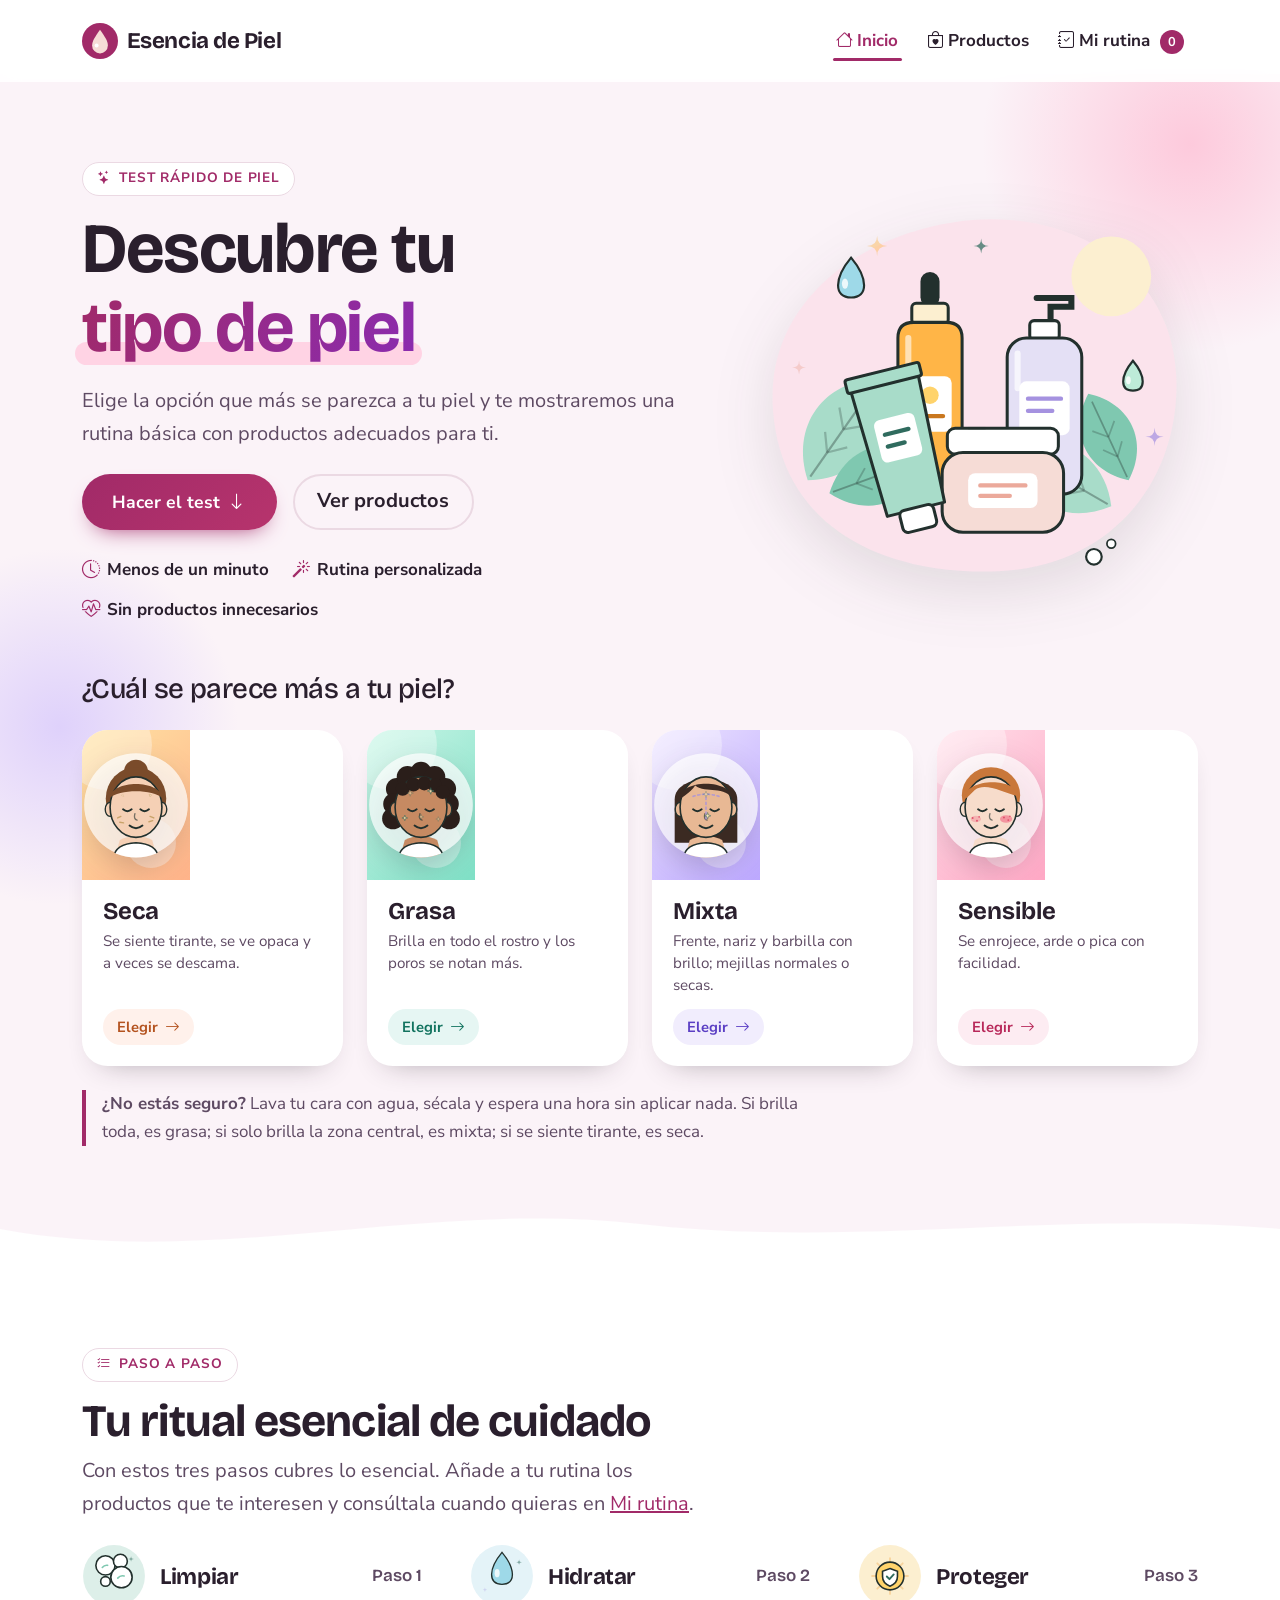
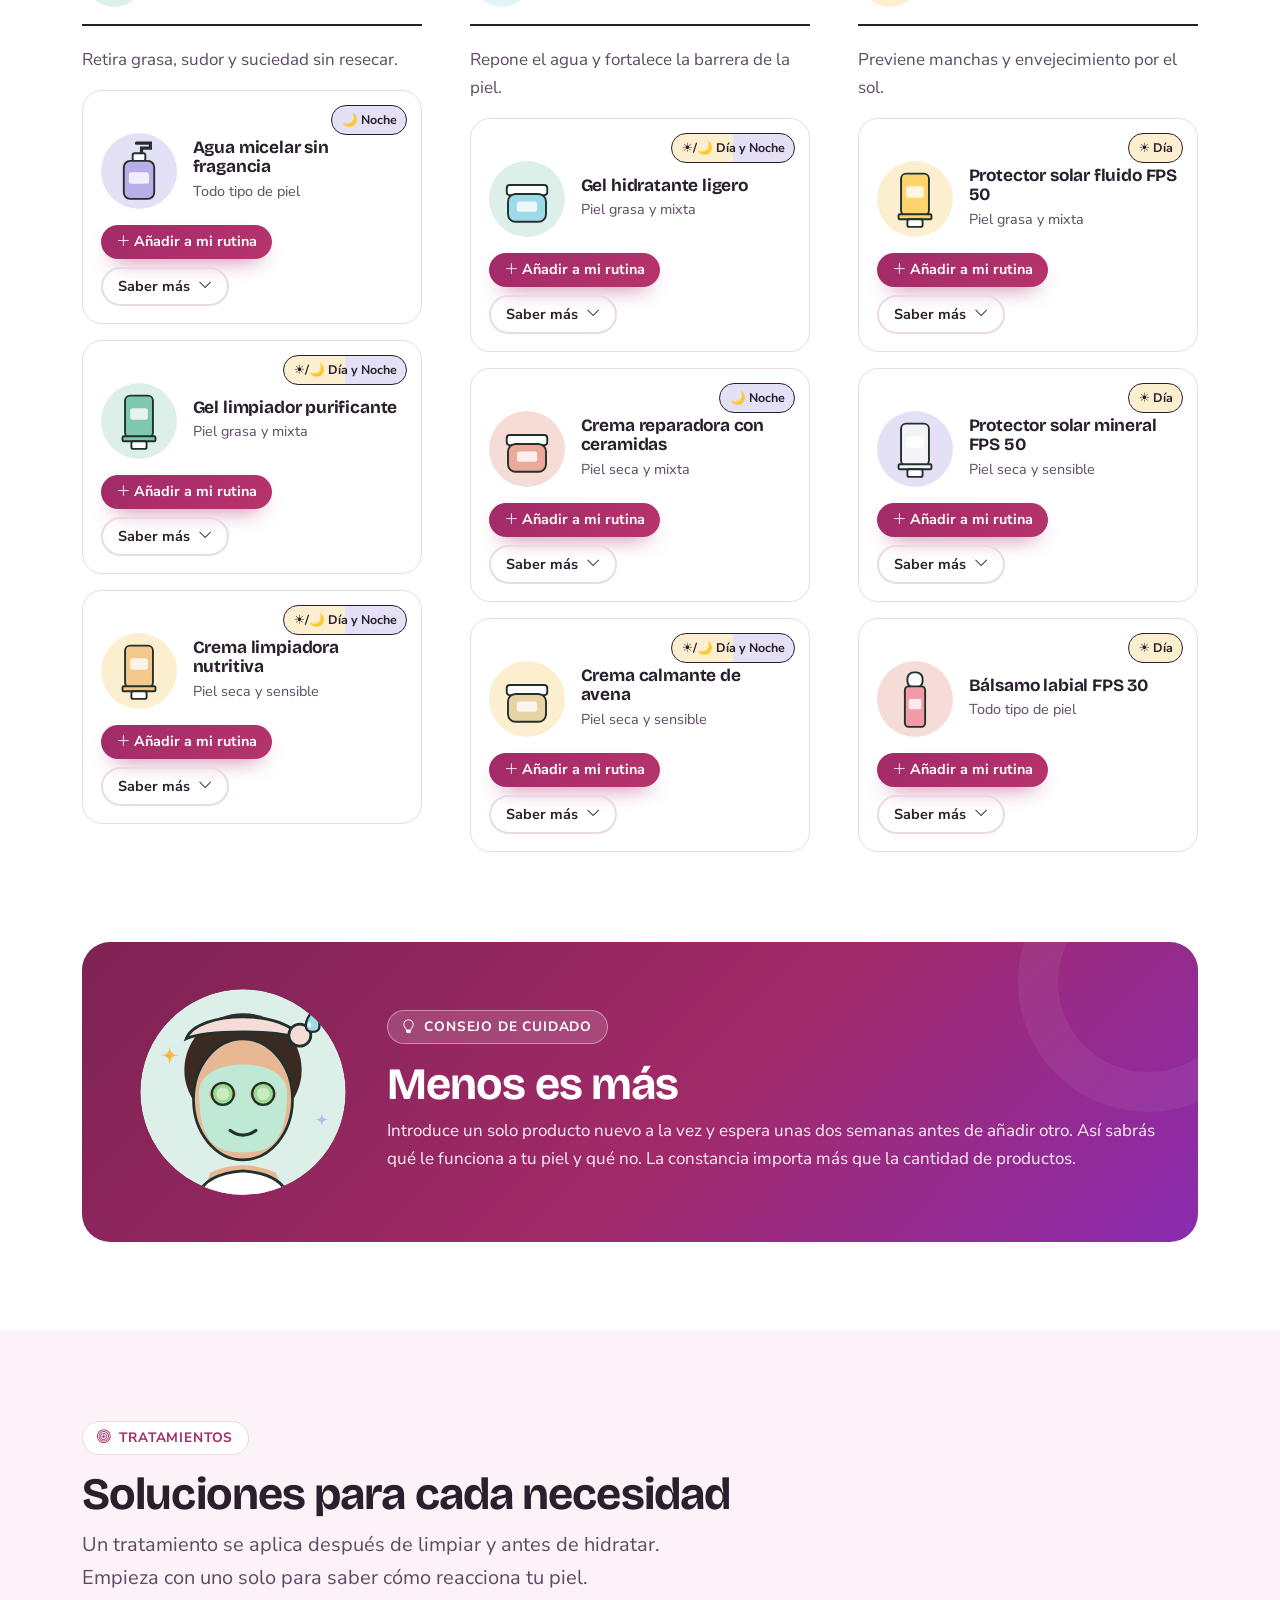
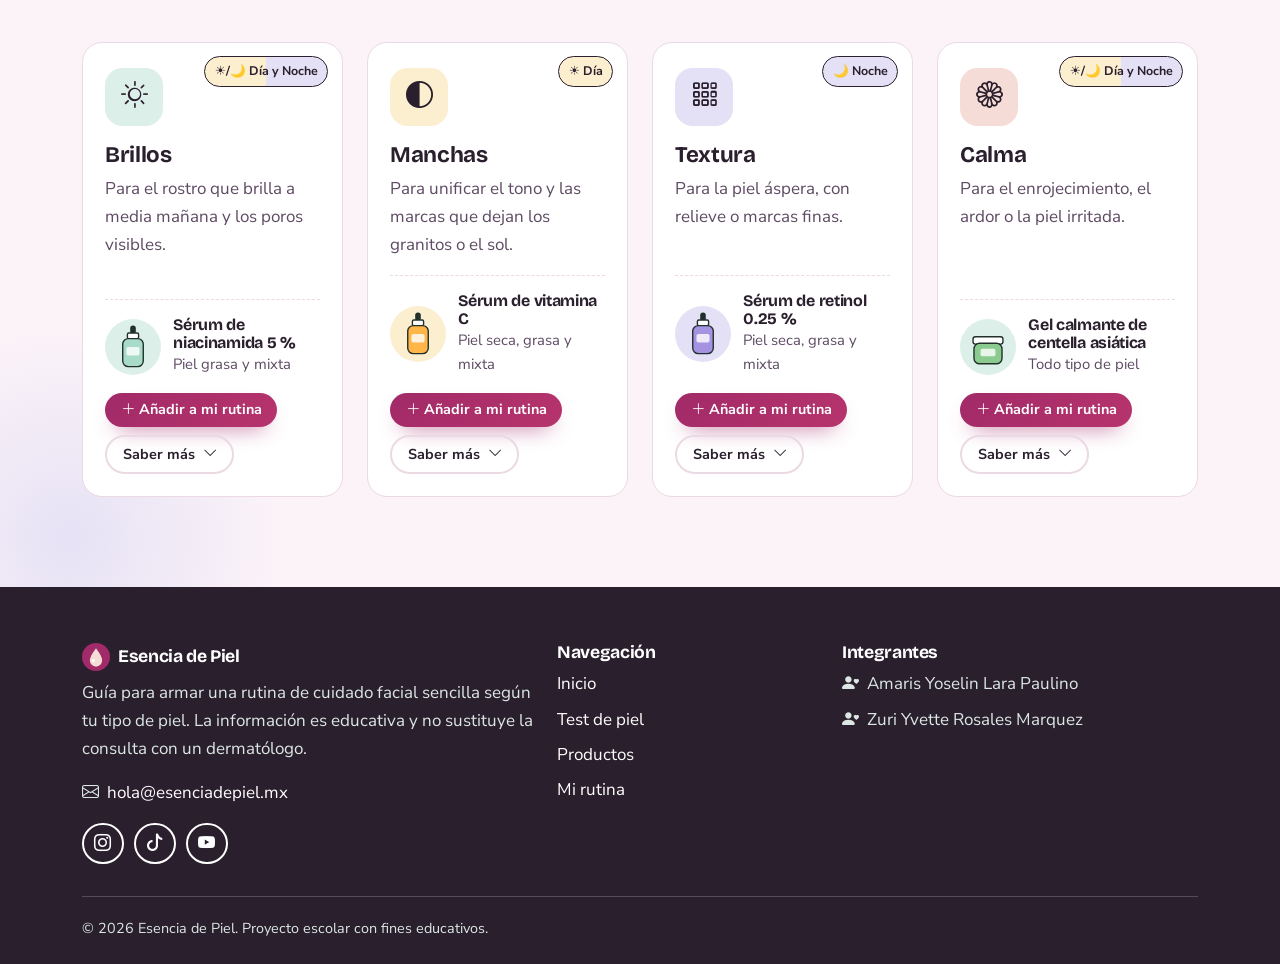
<file: index.html>
<!DOCTYPE html>
<html lang="es">
<head>
  <meta charset="UTF-8">
  <meta name="viewport" content="width=device-width, initial-scale=1">
  <title>Esencia de Piel | Tu rutina facial según tu tipo de piel</title>
  <meta name="description" content="Descubre tu tipo de piel y arma una rutina facial sencilla: limpiar, hidratar y proteger, con productos sugeridos para cada necesidad.">
  <meta name="theme-color" content="#A12A68">
  <link rel="icon" href="img/favicon.svg" type="image/svg+xml">
  <link rel="preconnect" href="https://fonts.googleapis.com">
  <link rel="preconnect" href="https://fonts.gstatic.com" crossorigin>
  <link rel="preconnect" href="https://cdn.jsdelivr.net" crossorigin>
  <link href="https://fonts.googleapis.com/css2?family=Bricolage+Grotesque:wght@600;700&family=Nunito+Sans:wght@400;700&display=swap" rel="stylesheet">
  <link href="https://cdn.jsdelivr.net/npm/bootstrap@5.3.3/dist/css/bootstrap.min.css" rel="stylesheet">
  <link href="https://cdn.jsdelivr.net/npm/bootstrap-icons@1.11.3/font/bootstrap-icons.min.css" rel="stylesheet">
  <link href="css/styles.css" rel="stylesheet">
</head>
<body>
  <a class="saltar" href="#contenido">Saltar al contenido</a>
  <div class="progreso" aria-hidden="true"></div>

  <header>
    <nav class="navbar navbar-expand-lg fixed-top rc-navbar" aria-label="Navegación principal">
      <div class="container">
        <a class="navbar-brand" href="index.html"><img src="img/favicon.svg" alt="" width="36" height="36">Esencia de Piel</a>
        <button class="navbar-toggler" type="button" data-bs-toggle="collapse" data-bs-target="#menu" aria-controls="menu" aria-expanded="false" aria-label="Abrir menú">
          <span class="navbar-toggler-icon"></span>
        </button>
        <div class="collapse navbar-collapse" id="menu">
          <ul class="navbar-nav ms-auto align-items-lg-center">
            <li class="nav-item"><a class="nav-link active" aria-current="page" href="index.html"><i class="bi bi-house me-1" aria-hidden="true"></i>Inicio</a></li>
            <li class="nav-item"><a class="nav-link" href="productos.html"><i class="bi bi-bag-heart me-1" aria-hidden="true"></i>Productos</a></li>
            <li class="nav-item"><a class="nav-link" href="mi-rutina.html"><i class="bi bi-journal-check me-1" aria-hidden="true"></i>Mi rutina <span class="contador-rutina" aria-label="productos en tu rutina">0</span></a></li>
          </ul>
        </div>
      </div>
    </nav>
  </header>

  <main id="contenido" style="padding-top: 4.6rem;">

    <section id="test" class="seccion-test con-ola">
      <div class="mancha-extra" aria-hidden="true"></div>
      <div class="container">
        <div class="row align-items-center g-4 mb-4 mb-lg-5">
          <div class="col-lg-7">
            <span class="etiqueta-seccion"><i class="bi bi-stars" aria-hidden="true"></i>Test rápido de piel</span>
            <h1>Descubre tu <span class="resaltado">tipo de piel</span></h1>
            <p class="lead mt-3 mb-4">Elige la opción que más se parezca a tu piel y te mostraremos una rutina básica con productos adecuados para ti.</p>
            <div class="d-flex flex-wrap gap-3 mb-4">
              <a class="btn btn-rc btn-test d-inline-flex align-items-center gap-2" href="#elige">Hacer el test <i class="bi bi-arrow-down" aria-hidden="true"></i></a>
              <a class="btn btn-rc-linea btn-lg" href="productos.html">Ver productos</a>
            </div>
            <ul class="beneficios">
              <li><i class="bi bi-clock-history" aria-hidden="true"></i>Menos de un minuto</li>
              <li><i class="bi bi-magic" aria-hidden="true"></i>Rutina personalizada</li>
              <li><i class="bi bi-heart-pulse" aria-hidden="true"></i>Sin productos innecesarios</li>
            </ul>
          </div>
          <div class="col-lg-5 text-center">
            <img src="img/ilustraciones/hero-skincare.svg" alt="Ilustración de productos de cuidado facial: sérum, crema, tubo y botella con dosificador" width="520" height="460" class="img-fluid ilustracion-hero" fetchpriority="high">
          </div>
        </div>
        <h2 class="h3 mb-4" id="elige">¿Cuál se parece más a tu piel?</h2>
        <div class="row g-3 g-lg-4">
          <div class="col-6 col-lg-3">
            <button type="button" class="opcion-piel piel-seca" data-piel="seca" aria-pressed="false">
              <span class="opcion-visual">
                <img src="img/ilustraciones/piel-seca.svg" alt="" width="108" height="108" class="rostro">
                <span class="opcion-brillo"></span>
              </span>
              <span class="opcion-check" aria-hidden="true"><i class="bi bi-check-lg"></i></span>
              <span class="opcion-texto">
                <strong>Seca</strong>
                <span class="desc">Se siente tirante, se ve opaca y a veces se descama.</span>
                <span class="opcion-cta">Elegir <i class="bi bi-arrow-right" aria-hidden="true"></i></span>
              </span>
            </button>
          </div>
          <div class="col-6 col-lg-3">
            <button type="button" class="opcion-piel piel-grasa" data-piel="grasa" aria-pressed="false">
              <span class="opcion-visual">
                <img src="img/ilustraciones/piel-grasa.svg" alt="" width="108" height="108" class="rostro">
                <span class="opcion-brillo"></span>
              </span>
              <span class="opcion-check" aria-hidden="true"><i class="bi bi-check-lg"></i></span>
              <span class="opcion-texto">
                <strong>Grasa</strong>
                <span class="desc">Brilla en todo el rostro y los poros se notan más.</span>
                <span class="opcion-cta">Elegir <i class="bi bi-arrow-right" aria-hidden="true"></i></span>
              </span>
            </button>
          </div>
          <div class="col-6 col-lg-3">
            <button type="button" class="opcion-piel piel-mixta" data-piel="mixta" aria-pressed="false">
              <span class="opcion-visual">
                <img src="img/ilustraciones/piel-mixta.svg" alt="" width="108" height="108" class="rostro">
                <span class="opcion-brillo"></span>
              </span>
              <span class="opcion-check" aria-hidden="true"><i class="bi bi-check-lg"></i></span>
              <span class="opcion-texto">
                <strong>Mixta</strong>
                <span class="desc">Frente, nariz y barbilla con brillo; mejillas normales o secas.</span>
                <span class="opcion-cta">Elegir <i class="bi bi-arrow-right" aria-hidden="true"></i></span>
              </span>
            </button>
          </div>
          <div class="col-6 col-lg-3">
            <button type="button" class="opcion-piel piel-sensible" data-piel="sensible" aria-pressed="false">
              <span class="opcion-visual">
                <img src="img/ilustraciones/piel-sensible.svg" alt="" width="108" height="108" class="rostro">
                <span class="opcion-brillo"></span>
              </span>
              <span class="opcion-check" aria-hidden="true"><i class="bi bi-check-lg"></i></span>
              <span class="opcion-texto">
                <strong>Sensible</strong>
                <span class="desc">Se enrojece, arde o pica con facilidad.</span>
                <span class="opcion-cta">Elegir <i class="bi bi-arrow-right" aria-hidden="true"></i></span>
              </span>
            </button>
          </div>
        </div>
        <p class="consejo texto-secundario mt-4 mb-0"><strong>¿No estás seguro?</strong> Lava tu cara con agua, sécala y espera una hora sin aplicar nada. Si brilla toda, es grasa; si solo brilla la zona central, es mixta; si se siente tirante, es seca.</p>
      </div>
    </section>

    <section id="rutina">
      <div class="container">
        <span class="etiqueta-seccion revelar"><i class="bi bi-list-check" aria-hidden="true"></i>Paso a paso</span>
        <h2 class="revelar">Tu ritual esencial de cuidado</h2>
        <p class="lead mb-4 revelar">Con estos tres pasos cubres lo esencial. Añade a tu rutina los productos que te interesen y consúltala cuando quieras en <a href="mi-rutina.html">Mi rutina</a>.</p>
        <div class="aviso-filtro" role="status">
          <span><i class="bi bi-funnel-fill me-1" aria-hidden="true"></i>Mostrando productos para piel <strong id="pielElegida">grasa</strong></span>
          <button type="button" class="btn btn-rc-linea btn-sm" id="verTodos">Ver todos</button>
        </div>
        <div class="row g-4 g-lg-5">
        <div class="col-lg-4 revelar">
          <div class="columna-paso">
            <div class="cabecera-paso"><img src="img/ilustraciones/paso-limpiar.svg" alt="" width="64" height="64"><h3>Limpiar</h3><span class="numero">Paso 1</span></div>
            <p class="texto-secundario">Retira grasa, sudor y suciedad sin resecar.</p>
            <div class="row g-3">
            <div class="col-sm-6 col-lg-12 producto" data-pieles="seca grasa mixta sensible">
              <article class="tarjeta-producto">
                <span class="badge-horario noche" aria-label="Uso de noche">🌙 Noche</span>
                <div class="fila">
                  <img src="img/agua-micelar.svg" alt="" width="76" height="76" loading="lazy">
                  <div><h4>Agua micelar sin fragancia</h4><p class="apto">Todo tipo de piel</p></div>
                </div>
                <div class="acciones">
                  <button type="button" class="btn btn-rc btn-sm btn-anadir" data-id="agua-micelar"><i class="bi bi-plus-lg me-1" aria-hidden="true"></i><span>Añadir a mi rutina</span></button>
                  <button type="button" class="btn btn-rc-linea btn-sm" data-bs-toggle="collapse" data-bs-target="#info-agua-micelar" aria-expanded="false" aria-controls="info-agua-micelar">Saber más <i class="bi bi-chevron-down ms-1" aria-hidden="true"></i></button>
                </div>
                <div class="collapse" id="info-agua-micelar"><div class="info-ingrediente"><strong><i class="bi bi-eyedropper me-1" aria-hidden="true"></i>Micelas</strong><p>Atrapan el maquillaje y el protector solar sin necesidad de frotar. Úsala como primer paso de la noche.</p></div></div>
              </article>
            </div>
            <div class="col-sm-6 col-lg-12 producto" data-pieles="grasa mixta">
              <article class="tarjeta-producto">
                <span class="badge-horario ambos" aria-label="Uso de día y de noche">☀️/🌙 Día y Noche</span>
                <div class="fila">
                  <img src="img/gel-limpiador.svg" alt="" width="76" height="76" loading="lazy">
                  <div><h4>Gel limpiador purificante</h4><p class="apto">Piel grasa y mixta</p></div>
                </div>
                <div class="acciones">
                  <button type="button" class="btn btn-rc btn-sm btn-anadir" data-id="gel-limpiador"><i class="bi bi-plus-lg me-1" aria-hidden="true"></i><span>Añadir a mi rutina</span></button>
                  <button type="button" class="btn btn-rc-linea btn-sm" data-bs-toggle="collapse" data-bs-target="#info-gel-limpiador" aria-expanded="false" aria-controls="info-gel-limpiador">Saber más <i class="bi bi-chevron-down ms-1" aria-hidden="true"></i></button>
                </div>
                <div class="collapse" id="info-gel-limpiador"><div class="info-ingrediente"><strong><i class="bi bi-eyedropper me-1" aria-hidden="true"></i>Ácido salicílico 0.5 %</strong><p>Entra en el poro y ayuda a retirar el exceso de sebo. Si notas resequedad, úsalo solo por la noche.</p></div></div>
              </article>
            </div>
            <div class="col-sm-6 col-lg-12 producto" data-pieles="seca sensible">
              <article class="tarjeta-producto">
                <span class="badge-horario ambos" aria-label="Uso de día y de noche">☀️/🌙 Día y Noche</span>
                <div class="fila">
                  <img src="img/crema-limpiadora.svg" alt="" width="76" height="76" loading="lazy">
                  <div><h4>Crema limpiadora nutritiva</h4><p class="apto">Piel seca y sensible</p></div>
                </div>
                <div class="acciones">
                  <button type="button" class="btn btn-rc btn-sm btn-anadir" data-id="crema-limpiadora"><i class="bi bi-plus-lg me-1" aria-hidden="true"></i><span>Añadir a mi rutina</span></button>
                  <button type="button" class="btn btn-rc-linea btn-sm" data-bs-toggle="collapse" data-bs-target="#info-crema-limpiadora" aria-expanded="false" aria-controls="info-crema-limpiadora">Saber más <i class="bi bi-chevron-down ms-1" aria-hidden="true"></i></button>
                </div>
                <div class="collapse" id="info-crema-limpiadora"><div class="info-ingrediente"><strong><i class="bi bi-eyedropper me-1" aria-hidden="true"></i>Glicerina</strong><p>Atrae agua hacia la piel y limpia sin arrastrar sus aceites naturales.</p></div></div>
              </article>
            </div>
            </div>
          </div>
        </div>
        <div class="col-lg-4 revelar">
          <div class="columna-paso">
            <div class="cabecera-paso"><img src="img/ilustraciones/paso-hidratar.svg" alt="" width="64" height="64"><h3>Hidratar</h3><span class="numero">Paso 2</span></div>
            <p class="texto-secundario">Repone el agua y fortalece la barrera de la piel.</p>
            <div class="row g-3">
            <div class="col-sm-6 col-lg-12 producto" data-pieles="grasa mixta">
              <article class="tarjeta-producto">
                <span class="badge-horario ambos" aria-label="Uso de día y de noche">☀️/🌙 Día y Noche</span>
                <div class="fila">
                  <img src="img/gel-hidratante.svg" alt="" width="76" height="76" loading="lazy">
                  <div><h4>Gel hidratante ligero</h4><p class="apto">Piel grasa y mixta</p></div>
                </div>
                <div class="acciones">
                  <button type="button" class="btn btn-rc btn-sm btn-anadir" data-id="gel-hidratante"><i class="bi bi-plus-lg me-1" aria-hidden="true"></i><span>Añadir a mi rutina</span></button>
                  <button type="button" class="btn btn-rc-linea btn-sm" data-bs-toggle="collapse" data-bs-target="#info-gel-hidratante" aria-expanded="false" aria-controls="info-gel-hidratante">Saber más <i class="bi bi-chevron-down ms-1" aria-hidden="true"></i></button>
                </div>
                <div class="collapse" id="info-gel-hidratante"><div class="info-ingrediente"><strong><i class="bi bi-eyedropper me-1" aria-hidden="true"></i>Ácido hialurónico</strong><p>Retiene agua en la superficie de la piel y la hidrata sin sensación grasosa.</p></div></div>
              </article>
            </div>
            <div class="col-sm-6 col-lg-12 producto" data-pieles="seca mixta">
              <article class="tarjeta-producto">
                <span class="badge-horario noche" aria-label="Uso de noche">🌙 Noche</span>
                <div class="fila">
                  <img src="img/crema-ceramidas.svg" alt="" width="76" height="76" loading="lazy">
                  <div><h4>Crema reparadora con ceramidas</h4><p class="apto">Piel seca y mixta</p></div>
                </div>
                <div class="acciones">
                  <button type="button" class="btn btn-rc btn-sm btn-anadir" data-id="crema-ceramidas"><i class="bi bi-plus-lg me-1" aria-hidden="true"></i><span>Añadir a mi rutina</span></button>
                  <button type="button" class="btn btn-rc-linea btn-sm" data-bs-toggle="collapse" data-bs-target="#info-crema-ceramidas" aria-expanded="false" aria-controls="info-crema-ceramidas">Saber más <i class="bi bi-chevron-down ms-1" aria-hidden="true"></i></button>
                </div>
                <div class="collapse" id="info-crema-ceramidas"><div class="info-ingrediente"><strong><i class="bi bi-eyedropper me-1" aria-hidden="true"></i>Ceramidas</strong><p>Son lípidos de la barrera cutánea; ayudan a reducir la pérdida de agua durante la noche.</p></div></div>
              </article>
            </div>
            <div class="col-sm-6 col-lg-12 producto" data-pieles="seca sensible">
              <article class="tarjeta-producto">
                <span class="badge-horario ambos" aria-label="Uso de día y de noche">☀️/🌙 Día y Noche</span>
                <div class="fila">
                  <img src="img/crema-avena.svg" alt="" width="76" height="76" loading="lazy">
                  <div><h4>Crema calmante de avena</h4><p class="apto">Piel seca y sensible</p></div>
                </div>
                <div class="acciones">
                  <button type="button" class="btn btn-rc btn-sm btn-anadir" data-id="crema-avena"><i class="bi bi-plus-lg me-1" aria-hidden="true"></i><span>Añadir a mi rutina</span></button>
                  <button type="button" class="btn btn-rc-linea btn-sm" data-bs-toggle="collapse" data-bs-target="#info-crema-avena" aria-expanded="false" aria-controls="info-crema-avena">Saber más <i class="bi bi-chevron-down ms-1" aria-hidden="true"></i></button>
                </div>
                <div class="collapse" id="info-crema-avena"><div class="info-ingrediente"><strong><i class="bi bi-eyedropper me-1" aria-hidden="true"></i>Avena coloidal</strong><p>Alivia la comezón y la irritación. Es apta incluso para piel con tendencia atópica.</p></div></div>
              </article>
            </div>
            </div>
          </div>
        </div>
        <div class="col-lg-4 revelar">
          <div class="columna-paso">
            <div class="cabecera-paso"><img src="img/ilustraciones/paso-proteger.svg" alt="" width="64" height="64"><h3>Proteger</h3><span class="numero">Paso 3</span></div>
            <p class="texto-secundario">Previene manchas y envejecimiento por el sol.</p>
            <div class="row g-3">
            <div class="col-sm-6 col-lg-12 producto" data-pieles="grasa mixta">
              <article class="tarjeta-producto">
                <span class="badge-horario dia" aria-label="Uso de día">☀️ Día</span>
                <div class="fila">
                  <img src="img/fps-fluido.svg" alt="" width="76" height="76" loading="lazy">
                  <div><h4>Protector solar fluido FPS 50</h4><p class="apto">Piel grasa y mixta</p></div>
                </div>
                <div class="acciones">
                  <button type="button" class="btn btn-rc btn-sm btn-anadir" data-id="fps-fluido"><i class="bi bi-plus-lg me-1" aria-hidden="true"></i><span>Añadir a mi rutina</span></button>
                  <button type="button" class="btn btn-rc-linea btn-sm" data-bs-toggle="collapse" data-bs-target="#info-fps-fluido" aria-expanded="false" aria-controls="info-fps-fluido">Saber más <i class="bi bi-chevron-down ms-1" aria-hidden="true"></i></button>
                </div>
                <div class="collapse" id="info-fps-fluido"><div class="info-ingrediente"><strong><i class="bi bi-eyedropper me-1" aria-hidden="true"></i>Filtros de amplio espectro</strong><p>Protegen de los rayos UVA y UVB con acabado mate. Reaplícalo cada 2 o 3 horas si estás al sol.</p></div></div>
              </article>
            </div>
            <div class="col-sm-6 col-lg-12 producto" data-pieles="seca sensible">
              <article class="tarjeta-producto">
                <span class="badge-horario dia" aria-label="Uso de día">☀️ Día</span>
                <div class="fila">
                  <img src="img/fps-mineral.svg" alt="" width="76" height="76" loading="lazy">
                  <div><h4>Protector solar mineral FPS 50</h4><p class="apto">Piel seca y sensible</p></div>
                </div>
                <div class="acciones">
                  <button type="button" class="btn btn-rc btn-sm btn-anadir" data-id="fps-mineral"><i class="bi bi-plus-lg me-1" aria-hidden="true"></i><span>Añadir a mi rutina</span></button>
                  <button type="button" class="btn btn-rc-linea btn-sm" data-bs-toggle="collapse" data-bs-target="#info-fps-mineral" aria-expanded="false" aria-controls="info-fps-mineral">Saber más <i class="bi bi-chevron-down ms-1" aria-hidden="true"></i></button>
                </div>
                <div class="collapse" id="info-fps-mineral"><div class="info-ingrediente"><strong><i class="bi bi-eyedropper me-1" aria-hidden="true"></i>Óxido de zinc</strong><p>Filtro mineral que refleja la radiación; suele irritar menos a las pieles sensibles.</p></div></div>
              </article>
            </div>
            <div class="col-sm-6 col-lg-12 producto" data-pieles="seca grasa mixta sensible">
              <article class="tarjeta-producto">
                <span class="badge-horario dia" aria-label="Uso de día">☀️ Día</span>
                <div class="fila">
                  <img src="img/balsamo-labial.svg" alt="" width="76" height="76" loading="lazy">
                  <div><h4>Bálsamo labial FPS 30</h4><p class="apto">Todo tipo de piel</p></div>
                </div>
                <div class="acciones">
                  <button type="button" class="btn btn-rc btn-sm btn-anadir" data-id="balsamo-labial"><i class="bi bi-plus-lg me-1" aria-hidden="true"></i><span>Añadir a mi rutina</span></button>
                  <button type="button" class="btn btn-rc-linea btn-sm" data-bs-toggle="collapse" data-bs-target="#info-balsamo-labial" aria-expanded="false" aria-controls="info-balsamo-labial">Saber más <i class="bi bi-chevron-down ms-1" aria-hidden="true"></i></button>
                </div>
                <div class="collapse" id="info-balsamo-labial"><div class="info-ingrediente"><strong><i class="bi bi-eyedropper me-1" aria-hidden="true"></i>Manteca de karité</strong><p>Hidrata y protege los labios, una zona que solemos olvidar al aplicar protector.</p></div></div>
              </article>
            </div>
            </div>
          </div>
        </div>
        </div>
      </div>
    </section>

    <section class="pt-0">
      <div class="container">
        <div class="banda-consejo revelar">
          <div class="row align-items-center g-4">
            <div class="col-md-4 col-lg-3 text-center">
              <img src="img/ilustraciones/mascarilla.svg" alt="Ilustración de una persona relajada con mascarilla facial y rodajas de pepino en los ojos" width="240" height="240" class="img-fluid" loading="lazy">
            </div>
            <div class="col-md-8 col-lg-9">
              <span class="etiqueta-seccion etiqueta-clara"><i class="bi bi-lightbulb" aria-hidden="true"></i>Consejo de cuidado</span>
              <h2>Menos es más</h2>
              <p class="mb-0">Introduce un solo producto nuevo a la vez y espera unas dos semanas antes de añadir otro. Así sabrás qué le funciona a tu piel y qué no. La constancia importa más que la cantidad de productos.</p>
            </div>
          </div>
        </div>
      </div>
    </section>

    <section id="necesidades" class="seccion-necesidades">
      <div class="container">
        <span class="etiqueta-seccion revelar"><i class="bi bi-bullseye" aria-hidden="true"></i>Tratamientos</span>
        <h2 class="revelar">Soluciones para cada necesidad</h2>
        <p class="lead mb-5 revelar">Un tratamiento se aplica después de limpiar y antes de hidratar. Empieza con uno solo para saber cómo reacciona tu piel.</p>
        <div class="row g-4">
        <div class="col-sm-6 col-lg-3 revelar">
          <article class="tarjeta-necesidad">
            <span class="badge-horario ambos" aria-label="Uso de día y de noche">☀️/🌙 Día y Noche</span>
            <div class="icono-necesidad" style="background: var(--rc-menta);"><i class="bi bi-brightness-high" aria-hidden="true"></i></div>
            <h3>Brillos</h3>
            <p class="texto-secundario">Para el rostro que brilla a media mañana y los poros visibles.</p>
            <div class="producto-sugerido">
              <img src="img/serum-niacinamida.svg" alt="" width="56" height="56" loading="lazy">
              <div><h4 class="h5 fs-6 mb-0">Sérum de niacinamida 5 %</h4><p class="small texto-secundario mb-0">Piel grasa y mixta</p></div>
            </div>
            <div class="acciones">
                  <button type="button" class="btn btn-rc btn-sm btn-anadir" data-id="serum-niacinamida"><i class="bi bi-plus-lg me-1" aria-hidden="true"></i><span>Añadir a mi rutina</span></button>
                  <button type="button" class="btn btn-rc-linea btn-sm" data-bs-toggle="collapse" data-bs-target="#info-serum-niacinamida" aria-expanded="false" aria-controls="info-serum-niacinamida">Saber más <i class="bi bi-chevron-down ms-1" aria-hidden="true"></i></button>
                </div>
            <div class="collapse" id="info-serum-niacinamida"><div class="info-ingrediente"><strong><i class="bi bi-eyedropper me-1" aria-hidden="true"></i>Niacinamida</strong><p>Ayuda a regular el sebo y mejora la apariencia de los poros. Se tolera bien en casi todas las pieles.</p></div></div>
          </article>
        </div>
        <div class="col-sm-6 col-lg-3 revelar">
          <article class="tarjeta-necesidad">
            <span class="badge-horario dia" aria-label="Uso de día">☀️ Día</span>
            <div class="icono-necesidad" style="background: var(--rc-mantequilla);"><i class="bi bi-circle-half" aria-hidden="true"></i></div>
            <h3>Manchas</h3>
            <p class="texto-secundario">Para unificar el tono y las marcas que dejan los granitos o el sol.</p>
            <div class="producto-sugerido">
              <img src="img/serum-vitamina-c.svg" alt="" width="56" height="56" loading="lazy">
              <div><h4 class="h5 fs-6 mb-0">Sérum de vitamina C</h4><p class="small texto-secundario mb-0">Piel seca, grasa y mixta</p></div>
            </div>
            <div class="acciones">
                  <button type="button" class="btn btn-rc btn-sm btn-anadir" data-id="serum-vitamina-c"><i class="bi bi-plus-lg me-1" aria-hidden="true"></i><span>Añadir a mi rutina</span></button>
                  <button type="button" class="btn btn-rc-linea btn-sm" data-bs-toggle="collapse" data-bs-target="#info-serum-vitamina-c" aria-expanded="false" aria-controls="info-serum-vitamina-c">Saber más <i class="bi bi-chevron-down ms-1" aria-hidden="true"></i></button>
                </div>
            <div class="collapse" id="info-serum-vitamina-c"><div class="info-ingrediente"><strong><i class="bi bi-eyedropper me-1" aria-hidden="true"></i>Vitamina C</strong><p>Antioxidante que unifica el tono. Úsala por la mañana, siempre debajo del protector solar.</p></div></div>
          </article>
        </div>
        <div class="col-sm-6 col-lg-3 revelar">
          <article class="tarjeta-necesidad">
            <span class="badge-horario noche" aria-label="Uso de noche">🌙 Noche</span>
            <div class="icono-necesidad" style="background: var(--rc-lavanda);"><i class="bi bi-grid-3x3-gap" aria-hidden="true"></i></div>
            <h3>Textura</h3>
            <p class="texto-secundario">Para la piel áspera, con relieve o marcas finas.</p>
            <div class="producto-sugerido">
              <img src="img/serum-retinol.svg" alt="" width="56" height="56" loading="lazy">
              <div><h4 class="h5 fs-6 mb-0">Sérum de retinol 0.25 %</h4><p class="small texto-secundario mb-0">Piel seca, grasa y mixta</p></div>
            </div>
            <div class="acciones">
                  <button type="button" class="btn btn-rc btn-sm btn-anadir" data-id="serum-retinol"><i class="bi bi-plus-lg me-1" aria-hidden="true"></i><span>Añadir a mi rutina</span></button>
                  <button type="button" class="btn btn-rc-linea btn-sm" data-bs-toggle="collapse" data-bs-target="#info-serum-retinol" aria-expanded="false" aria-controls="info-serum-retinol">Saber más <i class="bi bi-chevron-down ms-1" aria-hidden="true"></i></button>
                </div>
            <div class="collapse" id="info-serum-retinol"><div class="info-ingrediente"><strong><i class="bi bi-eyedropper me-1" aria-hidden="true"></i>Retinol</strong><p>Acelera la renovación de la piel. Empieza con dos noches por semana y usa protector solar a diario.</p></div></div>
          </article>
        </div>
        <div class="col-sm-6 col-lg-3 revelar">
          <article class="tarjeta-necesidad">
            <span class="badge-horario ambos" aria-label="Uso de día y de noche">☀️/🌙 Día y Noche</span>
            <div class="icono-necesidad" style="background: var(--rc-rubor);"><i class="bi bi-flower1" aria-hidden="true"></i></div>
            <h3>Calma</h3>
            <p class="texto-secundario">Para el enrojecimiento, el ardor o la piel irritada.</p>
            <div class="producto-sugerido">
              <img src="img/gel-centella.svg" alt="" width="56" height="56" loading="lazy">
              <div><h4 class="h5 fs-6 mb-0">Gel calmante de centella asiática</h4><p class="small texto-secundario mb-0">Todo tipo de piel</p></div>
            </div>
            <div class="acciones">
                  <button type="button" class="btn btn-rc btn-sm btn-anadir" data-id="gel-centella"><i class="bi bi-plus-lg me-1" aria-hidden="true"></i><span>Añadir a mi rutina</span></button>
                  <button type="button" class="btn btn-rc-linea btn-sm" data-bs-toggle="collapse" data-bs-target="#info-gel-centella" aria-expanded="false" aria-controls="info-gel-centella">Saber más <i class="bi bi-chevron-down ms-1" aria-hidden="true"></i></button>
                </div>
            <div class="collapse" id="info-gel-centella"><div class="info-ingrediente"><strong><i class="bi bi-eyedropper me-1" aria-hidden="true"></i>Centella asiática</strong><p>Reduce el enrojecimiento y ayuda a la piel irritada a recuperarse.</p></div></div>
          </article>
        </div>
        </div>
      </div>
    </section>
  </main>

  <button type="button" class="volver-arriba" aria-label="Volver arriba"><i class="bi bi-arrow-up" aria-hidden="true"></i></button>

  <div class="toast-container position-fixed bottom-0 end-0 p-3">
    <div id="toastRutina" class="toast" role="status" aria-live="polite" aria-atomic="true">
      <div class="d-flex">
        <div class="toast-body"><i class="bi bi-check-circle-fill me-2" style="color: var(--rc-primario);" aria-hidden="true"></i><span id="toastTexto">Producto añadido</span></div>
        <button type="button" class="btn-close me-2 m-auto" data-bs-dismiss="toast" aria-label="Cerrar"></button>
      </div>
    </div>
  </div>

  <footer class="rc-footer">
    <div class="container">
      <div class="row g-4">
        <div class="col-lg-5 col-md-6">
          <h2><img src="img/favicon.svg" alt="" width="28" height="28" class="me-2">Esencia de Piel</h2>
          <p>Guía para armar una rutina de cuidado facial sencilla según tu tipo de piel. La información es educativa y no sustituye la consulta con un dermatólogo.</p>
          <p><i class="bi bi-envelope me-2" aria-hidden="true"></i><a href="mailto:hola@esenciadepiel.mx">hola@esenciadepiel.mx</a></p>
          <div class="redes">
            <a href="#" aria-label="Instagram"><i class="bi bi-instagram" aria-hidden="true"></i></a>
            <a href="#" aria-label="TikTok"><i class="bi bi-tiktok" aria-hidden="true"></i></a>
            <a href="#" aria-label="YouTube"><i class="bi bi-youtube" aria-hidden="true"></i></a>
          </div>
        </div>
        <div class="col-lg-3 col-md-6 col-6">
          <h2>Navegación</h2>
          <ul>
            <li><a href="index.html">Inicio</a></li>
            <li><a href="index.html#test">Test de piel</a></li>
            <li><a href="productos.html">Productos</a></li>
            <li><a href="mi-rutina.html">Mi rutina</a></li>
          </ul>
        </div>
        <div class="col-lg-4 col-md-6 col-6">
          <h2>Integrantes</h2>
          <ul>
            <li><i class="bi bi-person-heart me-2" aria-hidden="true"></i>Amaris Yoselin Lara Paulino</li>
            <li><i class="bi bi-person-heart me-2" aria-hidden="true"></i>Zuri Yvette Rosales Marquez</li>
          </ul>
        </div>
      </div>
      <p class="legal mb-0">&copy; <span class="anio">2026</span> Esencia de Piel. Proyecto escolar con fines educativos.</p>
    </div>
  </footer>

  <script src="https://cdn.jsdelivr.net/npm/bootstrap@5.3.3/dist/js/bootstrap.bundle.min.js" defer></script>
  <script src="js/datos.js" defer></script>
  <script src="js/main.js" defer></script>
</body>
</html>
</file>
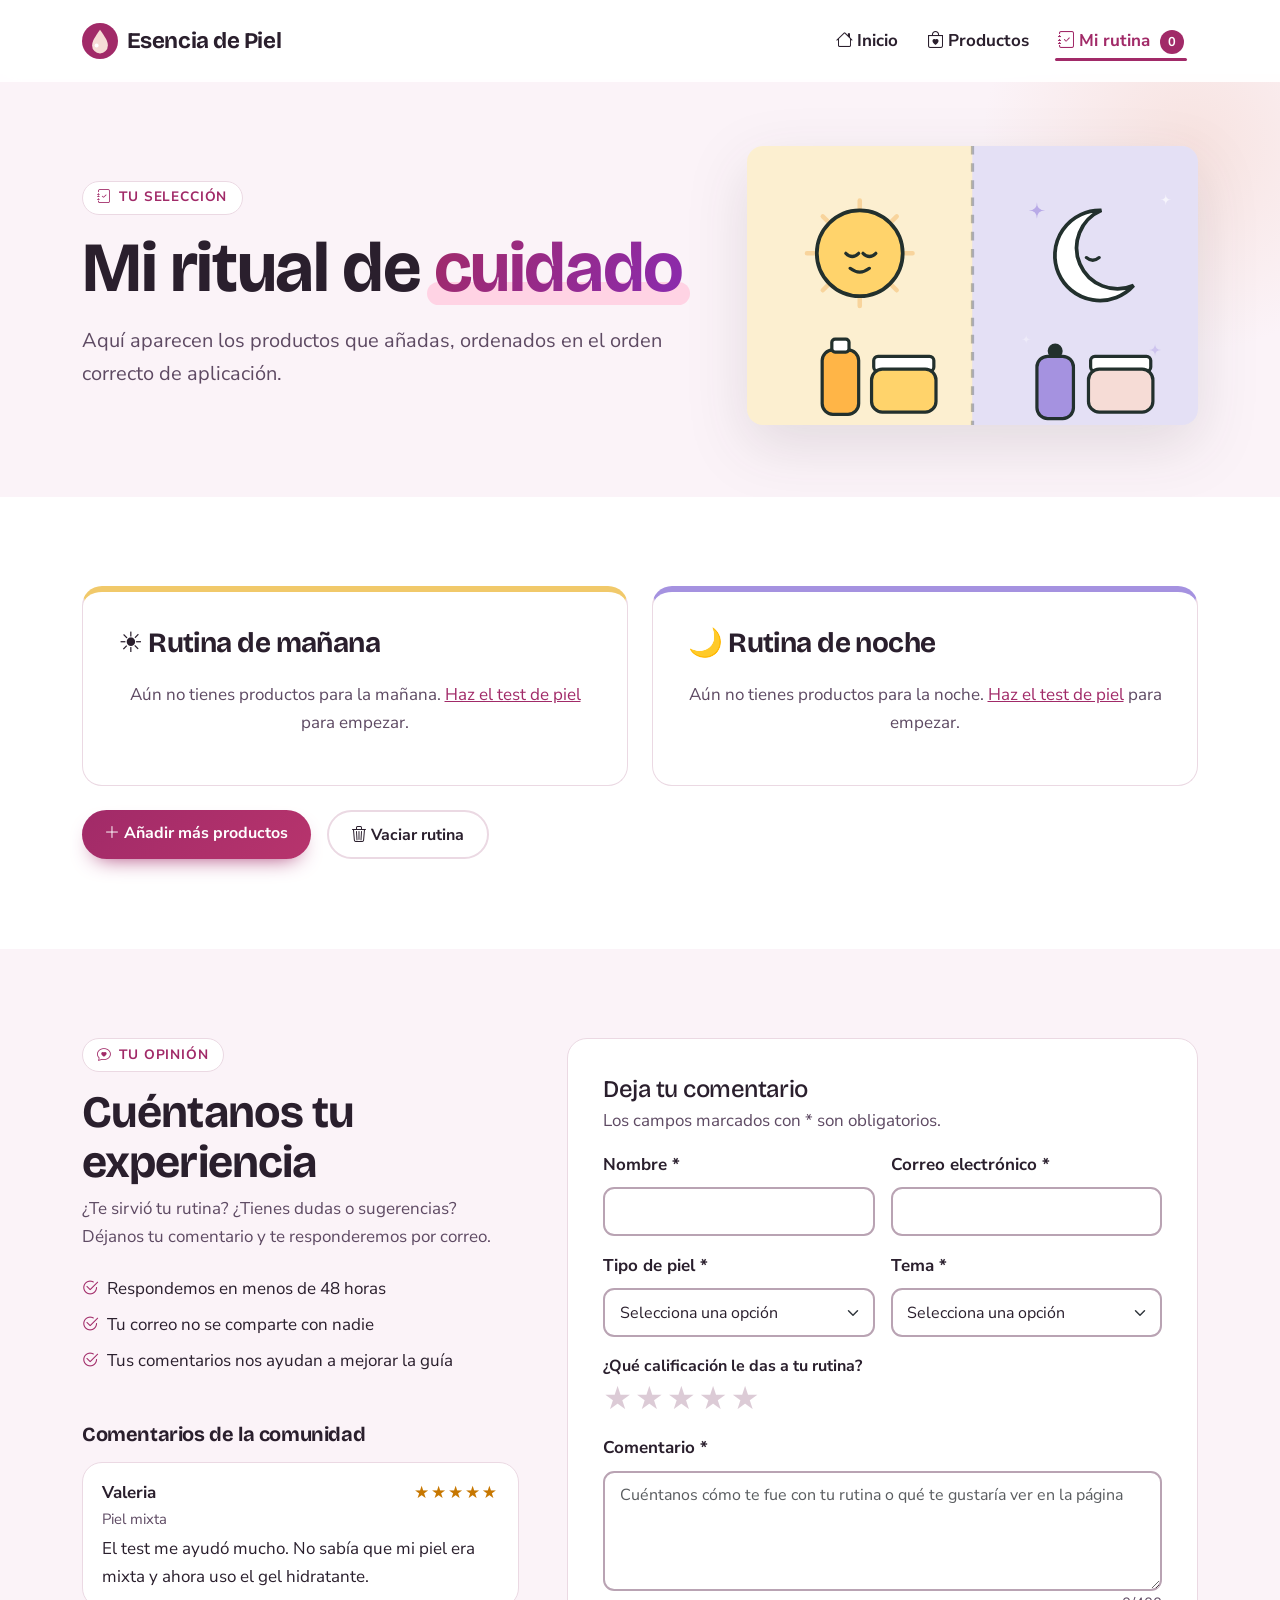
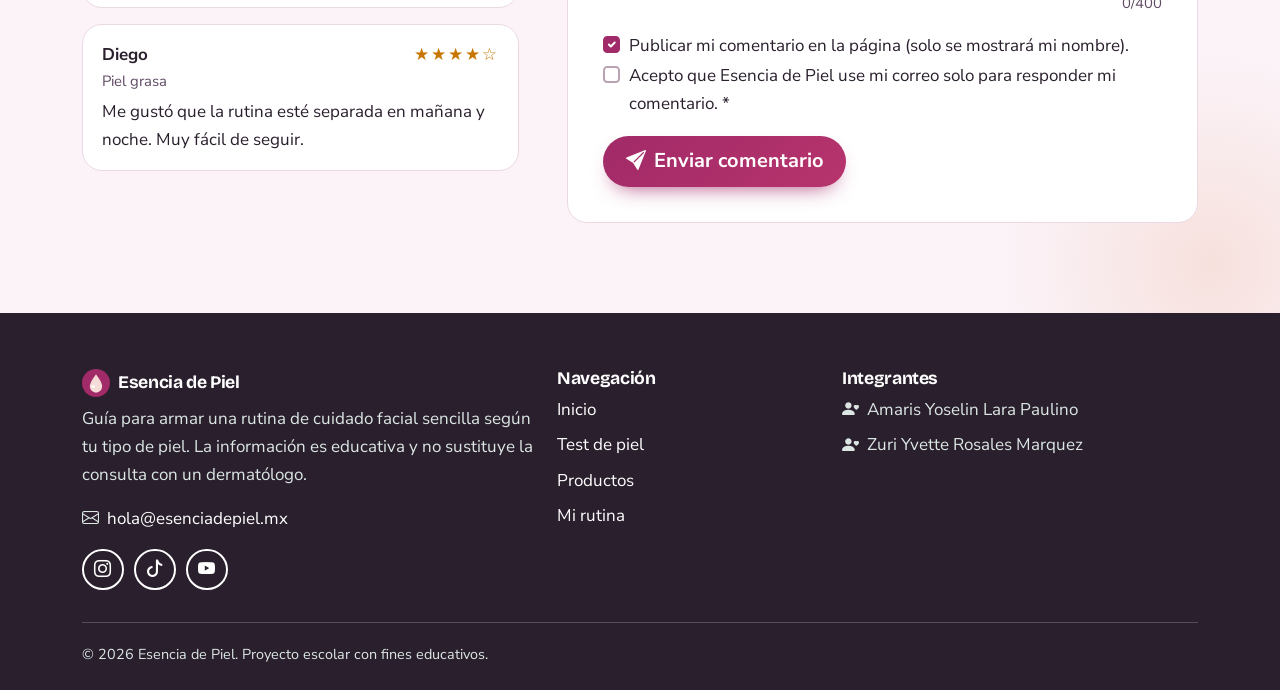
<file: mi-rutina.html>
<!DOCTYPE html>
<html lang="es">
<head>
  <meta charset="UTF-8">
  <meta name="viewport" content="width=device-width, initial-scale=1">
  <title>Mi rutina | Esencia de Piel</title>
  <meta name="description" content="Consulta tu rutina facial de mañana y de noche, ordenada según el orden de aplicación, y déjanos tus comentarios.">
  <meta name="theme-color" content="#A12A68">
  <link rel="icon" href="img/favicon.svg" type="image/svg+xml">
  <link rel="preconnect" href="https://fonts.googleapis.com">
  <link rel="preconnect" href="https://fonts.gstatic.com" crossorigin>
  <link rel="preconnect" href="https://cdn.jsdelivr.net" crossorigin>
  <link href="https://fonts.googleapis.com/css2?family=Bricolage+Grotesque:wght@600;700&family=Nunito+Sans:wght@400;700&display=swap" rel="stylesheet">
  <link href="https://cdn.jsdelivr.net/npm/bootstrap@5.3.3/dist/css/bootstrap.min.css" rel="stylesheet">
  <link href="https://cdn.jsdelivr.net/npm/bootstrap-icons@1.11.3/font/bootstrap-icons.min.css" rel="stylesheet">
  <link href="css/styles.css" rel="stylesheet">
</head>
<body>
  <a class="saltar" href="#contenido">Saltar al contenido</a>
  <div class="progreso" aria-hidden="true"></div>

  <header>
    <nav class="navbar navbar-expand-lg fixed-top rc-navbar" aria-label="Navegación principal">
      <div class="container">
        <a class="navbar-brand" href="index.html"><img src="img/favicon.svg" alt="" width="36" height="36">Esencia de Piel</a>
        <button class="navbar-toggler" type="button" data-bs-toggle="collapse" data-bs-target="#menu" aria-controls="menu" aria-expanded="false" aria-label="Abrir menú">
          <span class="navbar-toggler-icon"></span>
        </button>
        <div class="collapse navbar-collapse" id="menu">
          <ul class="navbar-nav ms-auto align-items-lg-center">
            <li class="nav-item"><a class="nav-link" href="index.html"><i class="bi bi-house me-1" aria-hidden="true"></i>Inicio</a></li>
            <li class="nav-item"><a class="nav-link" href="productos.html"><i class="bi bi-bag-heart me-1" aria-hidden="true"></i>Productos</a></li>
            <li class="nav-item"><a class="nav-link active" aria-current="page" href="mi-rutina.html"><i class="bi bi-journal-check me-1" aria-hidden="true"></i>Mi rutina <span class="contador-rutina" aria-label="productos en tu rutina">0</span></a></li>
          </ul>
        </div>
      </div>
    </nav>
  </header>

  <main id="contenido" style="padding-top: 4.6rem;">

    <section class="encabezado-pagina">
      <div class="container">
        <div class="row align-items-center g-4">
          <div class="col-lg-7">
            <span class="etiqueta-seccion"><i class="bi bi-journal-check" aria-hidden="true"></i>Tu selección</span>
            <h1>Mi ritual de <span class="resaltado">cuidado</span></h1>
            <p class="lead mt-3 mb-0" id="resumenPiel">Aquí aparecen los productos que añadas, ordenados en el orden correcto de aplicación.</p>
          </div>
          <div class="col-lg-5 text-center">
            <img src="img/ilustraciones/sol-luna.svg" alt="Ilustración de un sol y una luna con productos para la rutina de día y de noche" width="420" height="260" class="img-fluid ilustracion-hero rounded-4" fetchpriority="high">
          </div>
        </div>
      </div>
    </section>

    <section>
      <div class="container">
        <div class="row g-4">
          <div class="col-md-6">
            <div class="panel panel-manana h-100">
              <h2 class="fs-3"><span aria-hidden="true">☀️</span> Rutina de mañana</h2>
              <ol class="lista-rutina" id="listaManana"></ol>
            </div>
          </div>
          <div class="col-md-6">
            <div class="panel panel-noche h-100">
              <h2 class="fs-3"><span aria-hidden="true">🌙</span> Rutina de noche</h2>
              <ol class="lista-rutina" id="listaNoche"></ol>
            </div>
          </div>
        </div>
        <div class="d-flex flex-wrap gap-3 mt-4">
          <a class="btn btn-rc" href="index.html#test"><i class="bi bi-plus-lg me-1" aria-hidden="true"></i>Añadir más productos</a>
          <button type="button" class="btn btn-rc-linea" id="vaciarRutina"><i class="bi bi-trash3 me-1" aria-hidden="true"></i>Vaciar rutina</button>
        </div>
      </div>
    </section>


    <section id="comentarios" class="seccion-comentarios">
      <div class="container">
        <div class="row g-5 align-items-start">
          <div class="col-lg-5">
            <span class="etiqueta-seccion revelar"><i class="bi bi-chat-heart" aria-hidden="true"></i>Tu opinión</span>
            <h2 class="revelar">Cuéntanos tu experiencia</h2>
            <p class="texto-secundario revelar">¿Te sirvió tu rutina? ¿Tienes dudas o sugerencias? Déjanos tu comentario y te responderemos por correo.</p>
            <ul class="list-unstyled mt-4 revelar">
              <li class="mb-2"><i class="bi bi-check2-circle me-2" style="color: var(--rc-primario);" aria-hidden="true"></i>Respondemos en menos de 48 horas</li>
              <li class="mb-2"><i class="bi bi-check2-circle me-2" style="color: var(--rc-primario);" aria-hidden="true"></i>Tu correo no se comparte con nadie</li>
              <li><i class="bi bi-check2-circle me-2" style="color: var(--rc-primario);" aria-hidden="true"></i>Tus comentarios nos ayudan a mejorar la guía</li>
            </ul>

            <h3 class="h5 mt-5 revelar">Comentarios de la comunidad</h3>
            <div id="listaComentarios" class="lista-comentarios revelar" aria-live="polite">
              <article class="comentario">
                <div class="d-flex justify-content-between align-items-center gap-2">
                  <strong>Valeria</strong><span class="estrellas-fijas" aria-label="5 de 5 estrellas">★★★★★</span>
                </div>
                <p class="small texto-secundario mb-1">Piel mixta</p>
                <p class="mb-0">El test me ayudó mucho. No sabía que mi piel era mixta y ahora uso el gel hidratante.</p>
              </article>
              <article class="comentario">
                <div class="d-flex justify-content-between align-items-center gap-2">
                  <strong>Diego</strong><span class="estrellas-fijas" aria-label="4 de 5 estrellas">★★★★☆</span>
                </div>
                <p class="small texto-secundario mb-1">Piel grasa</p>
                <p class="mb-0">Me gustó que la rutina esté separada en mañana y noche. Muy fácil de seguir.</p>
              </article>
            </div>
          </div>

          <div class="col-lg-7">
            <div class="panel">
              <h3 class="h4 mb-1">Deja tu comentario</h3>
              <p class="texto-secundario">Los campos marcados con * son obligatorios.</p>
              <form id="formComentario" class="row g-3" novalidate>
                <div class="col-md-6">
                  <label for="nombre" class="form-label">Nombre *</label>
                  <input type="text" class="form-control" id="nombre" name="nombre" autocomplete="given-name" required minlength="2">
                  <div class="invalid-feedback">Escribe tu nombre.</div>
                </div>
                <div class="col-md-6">
                  <label for="correo" class="form-label">Correo electrónico *</label>
                  <input type="email" class="form-control" id="correo" name="correo" autocomplete="email" required>
                  <div class="invalid-feedback">Escribe un correo válido, por ejemplo nombre@correo.com.</div>
                </div>
                <div class="col-md-6">
                  <label for="tipoPiel" class="form-label">Tipo de piel *</label>
                  <select class="form-select" id="tipoPiel" name="tipoPiel" required>
                    <option value="" selected disabled>Selecciona una opción</option>
                    <option value="seca">Seca</option>
                    <option value="grasa">Grasa</option>
                    <option value="mixta">Mixta</option>
                    <option value="sensible">Sensible</option>
                  </select>
                  <div class="invalid-feedback">Selecciona tu tipo de piel.</div>
                </div>
                <div class="col-md-6">
                  <label for="tema" class="form-label">Tema *</label>
                  <select class="form-select" id="tema" name="tema" required>
                    <option value="" selected disabled>Selecciona una opción</option>
                    <option>Mi experiencia con la rutina</option>
                    <option>Duda sobre un producto</option>
                    <option>Sugerencia para el sitio</option>
                    <option>Otro</option>
                  </select>
                  <div class="invalid-feedback">Selecciona un tema.</div>
                </div>
                <div class="col-12">
                  <fieldset>
                    <legend class="form-label fs-6 mb-1">¿Qué calificación le das a tu rutina?</legend>
                    <div class="calificacion">
                      <input type="radio" id="e5" name="estrellas" value="5"><label for="e5" title="5 estrellas"><span class="visually-hidden">5 estrellas</span></label>
                      <input type="radio" id="e4" name="estrellas" value="4"><label for="e4" title="4 estrellas"><span class="visually-hidden">4 estrellas</span></label>
                      <input type="radio" id="e3" name="estrellas" value="3"><label for="e3" title="3 estrellas"><span class="visually-hidden">3 estrellas</span></label>
                      <input type="radio" id="e2" name="estrellas" value="2"><label for="e2" title="2 estrellas"><span class="visually-hidden">2 estrellas</span></label>
                      <input type="radio" id="e1" name="estrellas" value="1"><label for="e1" title="1 estrella"><span class="visually-hidden">1 estrella</span></label>
                    </div>
                  </fieldset>
                </div>
                <div class="col-12">
                  <label for="comentario" class="form-label">Comentario *</label>
                  <textarea class="form-control" id="comentario" name="comentario" rows="4" required minlength="10" maxlength="400" placeholder="Cuéntanos cómo te fue con tu rutina o qué te gustaría ver en la página"></textarea>
                  <div class="d-flex justify-content-between">
                    <div class="invalid-feedback">Escribe al menos 10 caracteres.</div>
                    <small class="texto-secundario ms-auto" id="contadorCaracteres">0/400</small>
                  </div>
                </div>
                <div class="col-12">
                  <div class="form-check">
                    <input class="form-check-input" type="checkbox" id="publicar" checked>
                    <label class="form-check-label" for="publicar">Publicar mi comentario en la página (solo se mostrará mi nombre).</label>
                  </div>
                  <div class="form-check">
                    <input class="form-check-input" type="checkbox" id="acepto" required>
                    <label class="form-check-label" for="acepto">Acepto que Esencia de Piel use mi correo solo para responder mi comentario. *</label>
                    <div class="invalid-feedback">Debes aceptar para continuar.</div>
                  </div>
                </div>
                <div class="col-12">
                  <button type="submit" class="btn btn-rc btn-lg"><i class="bi bi-send-fill me-2" aria-hidden="true"></i>Enviar comentario</button>
                </div>
              </form>
              <div class="confirmacion text-center py-4" tabindex="-1" role="status">
                <i class="bi bi-envelope-check-fill display-3" style="color: var(--rc-primario);" aria-hidden="true"></i>
                <h3 class="h4 mt-3">¡Gracias por tu comentario!</h3>
                <p>Listo, <span id="nombreConfirmacion"></span>. Te responderemos a <strong id="correoConfirmacion"></strong> en menos de 48 horas.</p>
                <button type="button" class="btn btn-rc-linea" id="otroComentario"><i class="bi bi-plus-lg me-1" aria-hidden="true"></i>Escribir otro comentario</button>
              </div>
            </div>
          </div>
        </div>
      </div>
    </section>
  </main>

  <button type="button" class="volver-arriba" aria-label="Volver arriba"><i class="bi bi-arrow-up" aria-hidden="true"></i></button>

  <div class="toast-container position-fixed bottom-0 end-0 p-3">
    <div id="toastRutina" class="toast" role="status" aria-live="polite" aria-atomic="true">
      <div class="d-flex">
        <div class="toast-body"><i class="bi bi-check-circle-fill me-2" style="color: var(--rc-primario);" aria-hidden="true"></i><span id="toastTexto">Producto añadido</span></div>
        <button type="button" class="btn-close me-2 m-auto" data-bs-dismiss="toast" aria-label="Cerrar"></button>
      </div>
    </div>
  </div>

  <footer class="rc-footer">
    <div class="container">
      <div class="row g-4">
        <div class="col-lg-5 col-md-6">
          <h2><img src="img/favicon.svg" alt="" width="28" height="28" class="me-2">Esencia de Piel</h2>
          <p>Guía para armar una rutina de cuidado facial sencilla según tu tipo de piel. La información es educativa y no sustituye la consulta con un dermatólogo.</p>
          <p><i class="bi bi-envelope me-2" aria-hidden="true"></i><a href="mailto:hola@esenciadepiel.mx">hola@esenciadepiel.mx</a></p>
          <div class="redes">
            <a href="#" aria-label="Instagram"><i class="bi bi-instagram" aria-hidden="true"></i></a>
            <a href="#" aria-label="TikTok"><i class="bi bi-tiktok" aria-hidden="true"></i></a>
            <a href="#" aria-label="YouTube"><i class="bi bi-youtube" aria-hidden="true"></i></a>
          </div>
        </div>
        <div class="col-lg-3 col-md-6 col-6">
          <h2>Navegación</h2>
          <ul>
            <li><a href="index.html">Inicio</a></li>
            <li><a href="index.html#test">Test de piel</a></li>
            <li><a href="productos.html">Productos</a></li>
            <li><a href="mi-rutina.html">Mi rutina</a></li>
          </ul>
        </div>
        <div class="col-lg-4 col-md-6 col-6">
          <h2>Integrantes</h2>
          <ul>
            <li><i class="bi bi-person-heart me-2" aria-hidden="true"></i>Amaris Yoselin Lara Paulino</li>
            <li><i class="bi bi-person-heart me-2" aria-hidden="true"></i>Zuri Yvette Rosales Marquez</li>
          </ul>
        </div>
      </div>
      <p class="legal mb-0">&copy; <span class="anio">2026</span> Esencia de Piel. Proyecto escolar con fines educativos.</p>
    </div>
  </footer>

  <script src="https://cdn.jsdelivr.net/npm/bootstrap@5.3.3/dist/js/bootstrap.bundle.min.js" defer></script>
  <script src="js/datos.js" defer></script>
  <script src="js/main.js" defer></script>
</body>
</html>
</file>
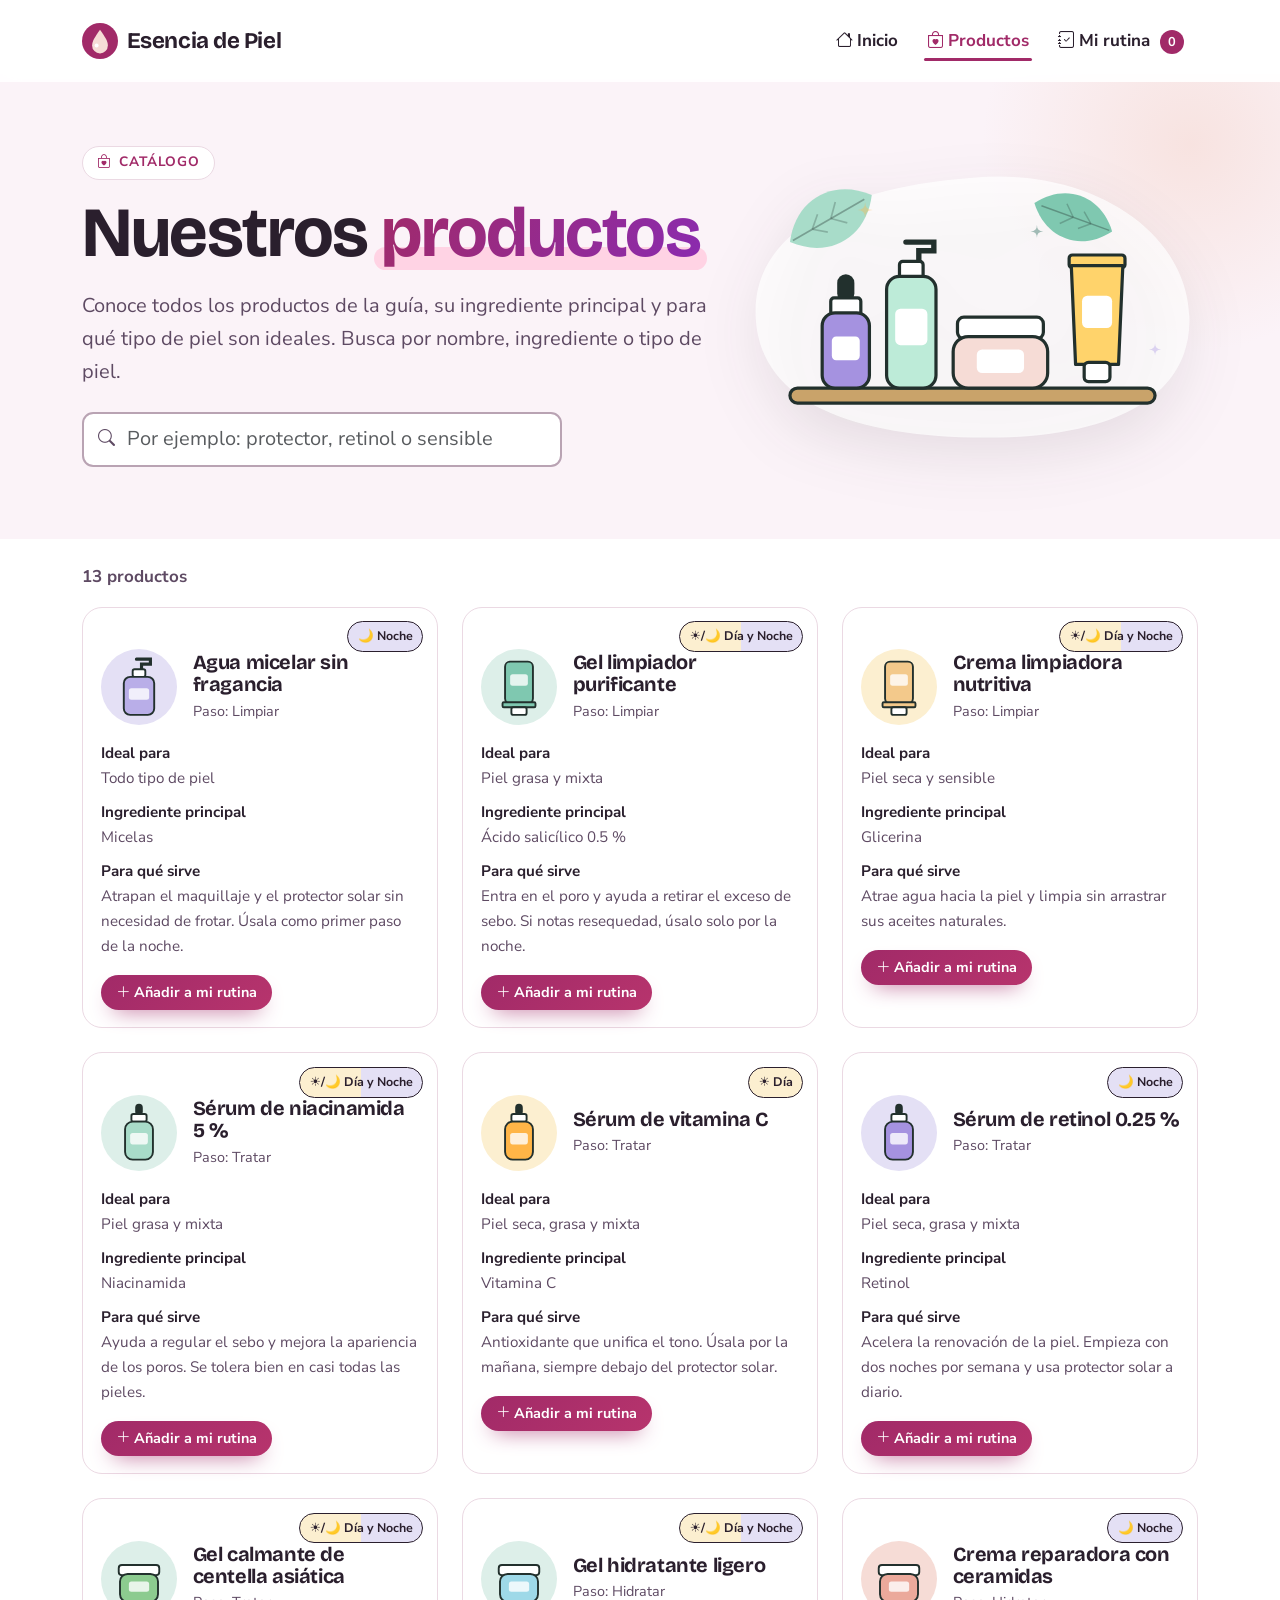
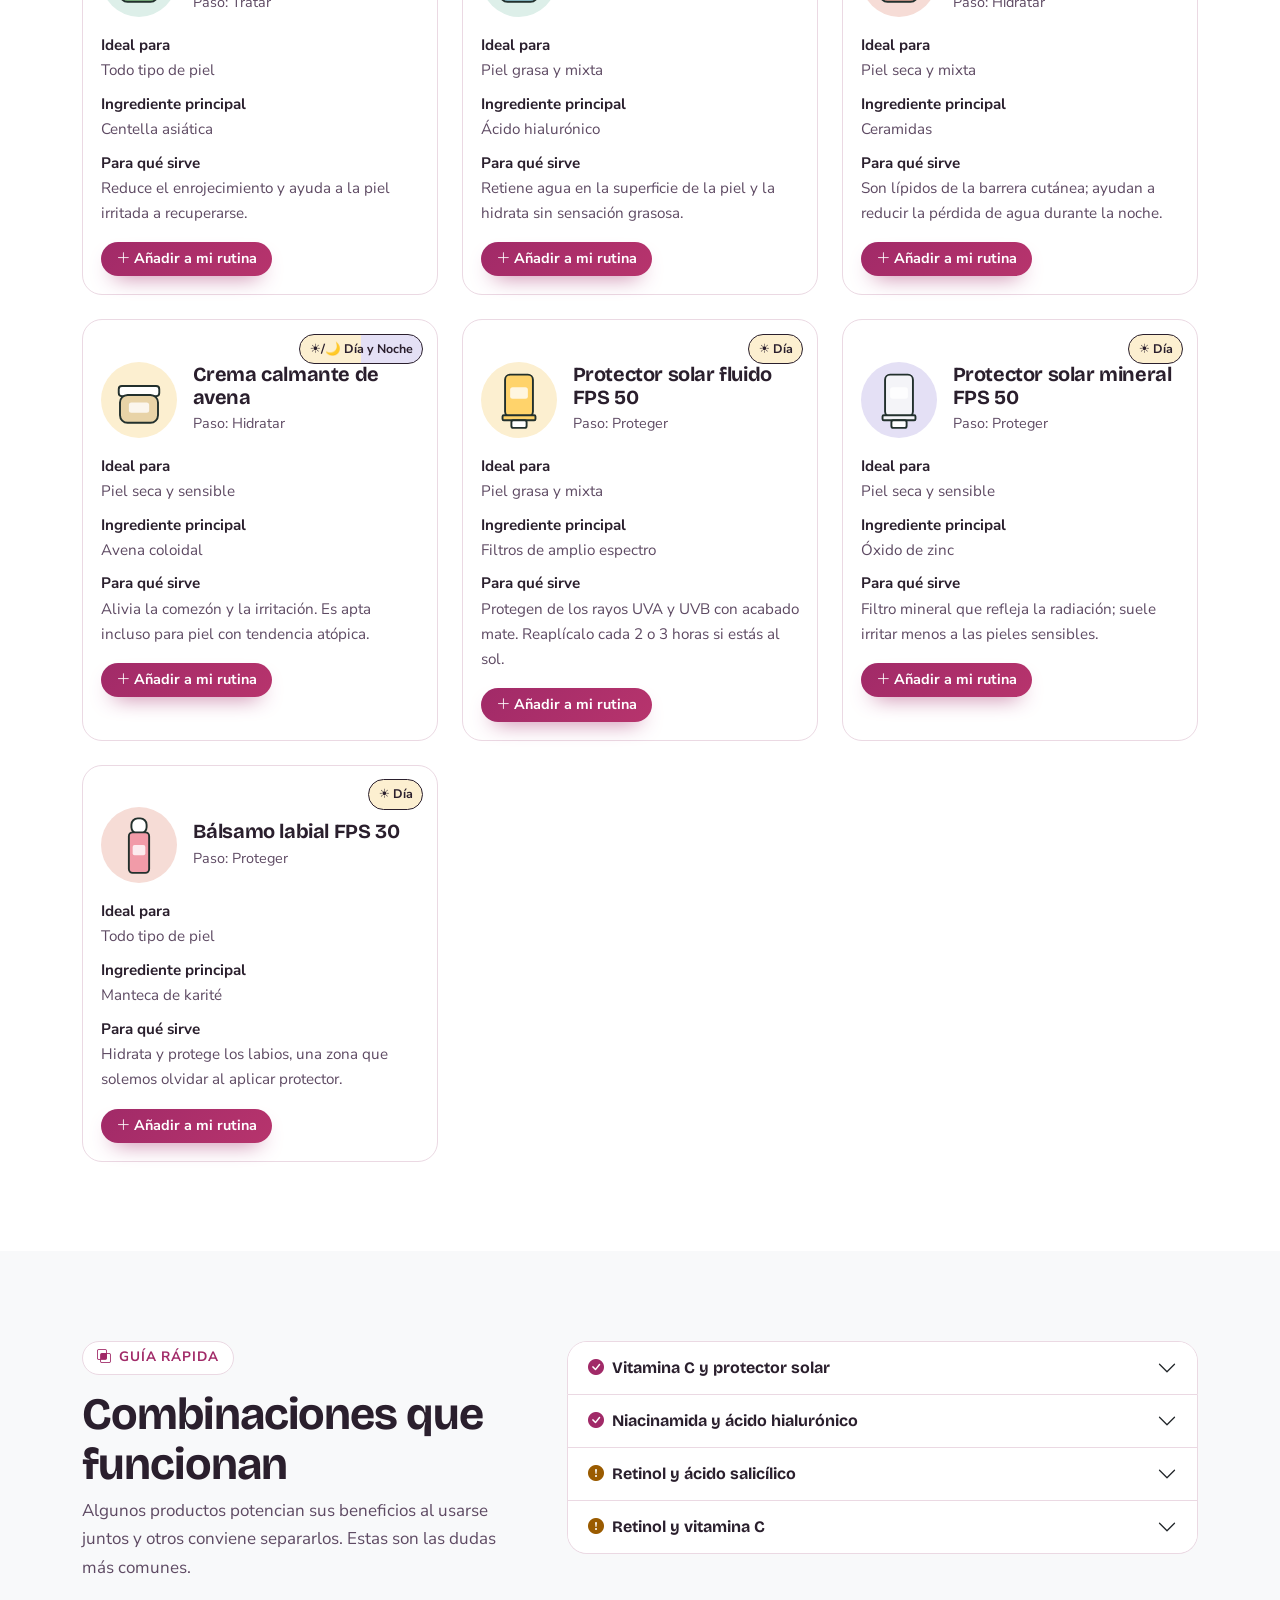
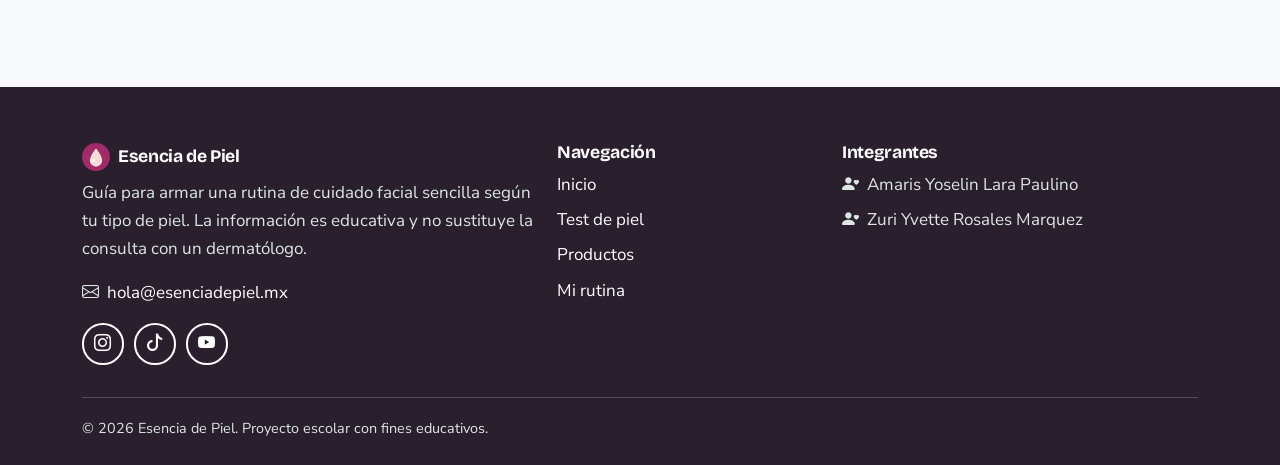
<file: productos.html>
<!DOCTYPE html>
<html lang="es">
<head>
  <meta charset="UTF-8">
  <meta name="viewport" content="width=device-width, initial-scale=1">
  <title>Productos | Esencia de Piel</title>
  <meta name="description" content="Catálogo de productos para el cuidado facial: para qué tipo de piel son ideales, su ingrediente principal y en qué paso de la rutina se usan.">
  <meta name="theme-color" content="#A12A68">
  <link rel="icon" href="img/favicon.svg" type="image/svg+xml">
  <link rel="preconnect" href="https://fonts.googleapis.com">
  <link rel="preconnect" href="https://fonts.gstatic.com" crossorigin>
  <link rel="preconnect" href="https://cdn.jsdelivr.net" crossorigin>
  <link href="https://fonts.googleapis.com/css2?family=Bricolage+Grotesque:wght@600;700&family=Nunito+Sans:wght@400;700&display=swap" rel="stylesheet">
  <link href="https://cdn.jsdelivr.net/npm/bootstrap@5.3.3/dist/css/bootstrap.min.css" rel="stylesheet">
  <link href="https://cdn.jsdelivr.net/npm/bootstrap-icons@1.11.3/font/bootstrap-icons.min.css" rel="stylesheet">
  <link href="css/styles.css" rel="stylesheet">
</head>
<body>
  <a class="saltar" href="#contenido">Saltar al contenido</a>
  <div class="progreso" aria-hidden="true"></div>

  <header>
    <nav class="navbar navbar-expand-lg fixed-top rc-navbar" aria-label="Navegación principal">
      <div class="container">
        <a class="navbar-brand" href="index.html"><img src="img/favicon.svg" alt="" width="36" height="36">Esencia de Piel</a>
        <button class="navbar-toggler" type="button" data-bs-toggle="collapse" data-bs-target="#menu" aria-controls="menu" aria-expanded="false" aria-label="Abrir menú">
          <span class="navbar-toggler-icon"></span>
        </button>
        <div class="collapse navbar-collapse" id="menu">
          <ul class="navbar-nav ms-auto align-items-lg-center">
            <li class="nav-item"><a class="nav-link" href="index.html"><i class="bi bi-house me-1" aria-hidden="true"></i>Inicio</a></li>
            <li class="nav-item"><a class="nav-link active" aria-current="page" href="productos.html"><i class="bi bi-bag-heart me-1" aria-hidden="true"></i>Productos</a></li>
            <li class="nav-item"><a class="nav-link" href="mi-rutina.html"><i class="bi bi-journal-check me-1" aria-hidden="true"></i>Mi rutina <span class="contador-rutina" aria-label="productos en tu rutina">0</span></a></li>
          </ul>
        </div>
      </div>
    </nav>
  </header>

  <main id="contenido" style="padding-top: 4.6rem;">

    <section class="encabezado-pagina">
      <div class="container">
        <div class="row align-items-center g-4">
          <div class="col-lg-7">
            <span class="etiqueta-seccion"><i class="bi bi-bag-heart" aria-hidden="true"></i>Catálogo</span>
            <h1>Nuestros <span class="resaltado">productos</span></h1>
            <p class="lead mt-3">Conoce todos los productos de la guía, su ingrediente principal y para qué tipo de piel son ideales. Busca por nombre, ingrediente o tipo de piel.</p>
            <div class="buscador mt-4">
              <i class="bi bi-search" aria-hidden="true"></i>
              <label for="buscar" class="visually-hidden">Buscar producto</label>
              <input type="search" id="buscar" class="form-control form-control-lg" placeholder="Por ejemplo: protector, retinol o sensible">
            </div>
          </div>
          <div class="col-lg-5 text-center">
            <img src="img/ilustraciones/repisa-productos.svg" alt="Ilustración de una repisa con productos de cuidado facial" width="420" height="260" class="img-fluid ilustracion-hero" fetchpriority="high">
          </div>
        </div>
      </div>
    </section>

    <section class="pt-4">
      <div class="container">
        <h2 class="visually-hidden">Lista de productos</h2>
        <p id="contadorIngredientes" class="fw-bold texto-secundario" aria-live="polite">13 productos</p>
        <div class="row g-4">
          <div class="col-md-6 col-lg-4 ingrediente">
            <article class="tarjeta-producto">
              <span class="badge-horario noche" aria-label="Uso de noche">🌙 Noche</span>
              <div class="fila">
                <img src="img/agua-micelar.svg" alt="" width="76" height="76" loading="lazy">
                <div><h3 class="h5 mb-1">Agua micelar sin fragancia</h3><p class="apto">Paso: Limpiar</p></div>
              </div>
              <dl class="datos-producto">
                <dt>Ideal para</dt><dd>Todo tipo de piel</dd>
                <dt>Ingrediente principal</dt><dd>Micelas</dd>
                <dt>Para qué sirve</dt><dd>Atrapan el maquillaje y el protector solar sin necesidad de frotar. Úsala como primer paso de la noche.</dd>
              </dl>
              <div class="acciones">
                <button type="button" class="btn btn-rc btn-sm btn-anadir" data-id="agua-micelar"><i class="bi bi-plus-lg me-1" aria-hidden="true"></i><span>Añadir a mi rutina</span></button>
              </div>
            </article>
          </div>
          <div class="col-md-6 col-lg-4 ingrediente">
            <article class="tarjeta-producto">
              <span class="badge-horario ambos" aria-label="Uso de día y de noche">☀️/🌙 Día y Noche</span>
              <div class="fila">
                <img src="img/gel-limpiador.svg" alt="" width="76" height="76" loading="lazy">
                <div><h3 class="h5 mb-1">Gel limpiador purificante</h3><p class="apto">Paso: Limpiar</p></div>
              </div>
              <dl class="datos-producto">
                <dt>Ideal para</dt><dd>Piel grasa y mixta</dd>
                <dt>Ingrediente principal</dt><dd>Ácido salicílico 0.5 %</dd>
                <dt>Para qué sirve</dt><dd>Entra en el poro y ayuda a retirar el exceso de sebo. Si notas resequedad, úsalo solo por la noche.</dd>
              </dl>
              <div class="acciones">
                <button type="button" class="btn btn-rc btn-sm btn-anadir" data-id="gel-limpiador"><i class="bi bi-plus-lg me-1" aria-hidden="true"></i><span>Añadir a mi rutina</span></button>
              </div>
            </article>
          </div>
          <div class="col-md-6 col-lg-4 ingrediente">
            <article class="tarjeta-producto">
              <span class="badge-horario ambos" aria-label="Uso de día y de noche">☀️/🌙 Día y Noche</span>
              <div class="fila">
                <img src="img/crema-limpiadora.svg" alt="" width="76" height="76" loading="lazy">
                <div><h3 class="h5 mb-1">Crema limpiadora nutritiva</h3><p class="apto">Paso: Limpiar</p></div>
              </div>
              <dl class="datos-producto">
                <dt>Ideal para</dt><dd>Piel seca y sensible</dd>
                <dt>Ingrediente principal</dt><dd>Glicerina</dd>
                <dt>Para qué sirve</dt><dd>Atrae agua hacia la piel y limpia sin arrastrar sus aceites naturales.</dd>
              </dl>
              <div class="acciones">
                <button type="button" class="btn btn-rc btn-sm btn-anadir" data-id="crema-limpiadora"><i class="bi bi-plus-lg me-1" aria-hidden="true"></i><span>Añadir a mi rutina</span></button>
              </div>
            </article>
          </div>
          <div class="col-md-6 col-lg-4 ingrediente">
            <article class="tarjeta-producto">
              <span class="badge-horario ambos" aria-label="Uso de día y de noche">☀️/🌙 Día y Noche</span>
              <div class="fila">
                <img src="img/serum-niacinamida.svg" alt="" width="76" height="76" loading="lazy">
                <div><h3 class="h5 mb-1">Sérum de niacinamida 5 %</h3><p class="apto">Paso: Tratar</p></div>
              </div>
              <dl class="datos-producto">
                <dt>Ideal para</dt><dd>Piel grasa y mixta</dd>
                <dt>Ingrediente principal</dt><dd>Niacinamida</dd>
                <dt>Para qué sirve</dt><dd>Ayuda a regular el sebo y mejora la apariencia de los poros. Se tolera bien en casi todas las pieles.</dd>
              </dl>
              <div class="acciones">
                <button type="button" class="btn btn-rc btn-sm btn-anadir" data-id="serum-niacinamida"><i class="bi bi-plus-lg me-1" aria-hidden="true"></i><span>Añadir a mi rutina</span></button>
              </div>
            </article>
          </div>
          <div class="col-md-6 col-lg-4 ingrediente">
            <article class="tarjeta-producto">
              <span class="badge-horario dia" aria-label="Uso de día">☀️ Día</span>
              <div class="fila">
                <img src="img/serum-vitamina-c.svg" alt="" width="76" height="76" loading="lazy">
                <div><h3 class="h5 mb-1">Sérum de vitamina C</h3><p class="apto">Paso: Tratar</p></div>
              </div>
              <dl class="datos-producto">
                <dt>Ideal para</dt><dd>Piel seca, grasa y mixta</dd>
                <dt>Ingrediente principal</dt><dd>Vitamina C</dd>
                <dt>Para qué sirve</dt><dd>Antioxidante que unifica el tono. Úsala por la mañana, siempre debajo del protector solar.</dd>
              </dl>
              <div class="acciones">
                <button type="button" class="btn btn-rc btn-sm btn-anadir" data-id="serum-vitamina-c"><i class="bi bi-plus-lg me-1" aria-hidden="true"></i><span>Añadir a mi rutina</span></button>
              </div>
            </article>
          </div>
          <div class="col-md-6 col-lg-4 ingrediente">
            <article class="tarjeta-producto">
              <span class="badge-horario noche" aria-label="Uso de noche">🌙 Noche</span>
              <div class="fila">
                <img src="img/serum-retinol.svg" alt="" width="76" height="76" loading="lazy">
                <div><h3 class="h5 mb-1">Sérum de retinol 0.25 %</h3><p class="apto">Paso: Tratar</p></div>
              </div>
              <dl class="datos-producto">
                <dt>Ideal para</dt><dd>Piel seca, grasa y mixta</dd>
                <dt>Ingrediente principal</dt><dd>Retinol</dd>
                <dt>Para qué sirve</dt><dd>Acelera la renovación de la piel. Empieza con dos noches por semana y usa protector solar a diario.</dd>
              </dl>
              <div class="acciones">
                <button type="button" class="btn btn-rc btn-sm btn-anadir" data-id="serum-retinol"><i class="bi bi-plus-lg me-1" aria-hidden="true"></i><span>Añadir a mi rutina</span></button>
              </div>
            </article>
          </div>
          <div class="col-md-6 col-lg-4 ingrediente">
            <article class="tarjeta-producto">
              <span class="badge-horario ambos" aria-label="Uso de día y de noche">☀️/🌙 Día y Noche</span>
              <div class="fila">
                <img src="img/gel-centella.svg" alt="" width="76" height="76" loading="lazy">
                <div><h3 class="h5 mb-1">Gel calmante de centella asiática</h3><p class="apto">Paso: Tratar</p></div>
              </div>
              <dl class="datos-producto">
                <dt>Ideal para</dt><dd>Todo tipo de piel</dd>
                <dt>Ingrediente principal</dt><dd>Centella asiática</dd>
                <dt>Para qué sirve</dt><dd>Reduce el enrojecimiento y ayuda a la piel irritada a recuperarse.</dd>
              </dl>
              <div class="acciones">
                <button type="button" class="btn btn-rc btn-sm btn-anadir" data-id="gel-centella"><i class="bi bi-plus-lg me-1" aria-hidden="true"></i><span>Añadir a mi rutina</span></button>
              </div>
            </article>
          </div>
          <div class="col-md-6 col-lg-4 ingrediente">
            <article class="tarjeta-producto">
              <span class="badge-horario ambos" aria-label="Uso de día y de noche">☀️/🌙 Día y Noche</span>
              <div class="fila">
                <img src="img/gel-hidratante.svg" alt="" width="76" height="76" loading="lazy">
                <div><h3 class="h5 mb-1">Gel hidratante ligero</h3><p class="apto">Paso: Hidratar</p></div>
              </div>
              <dl class="datos-producto">
                <dt>Ideal para</dt><dd>Piel grasa y mixta</dd>
                <dt>Ingrediente principal</dt><dd>Ácido hialurónico</dd>
                <dt>Para qué sirve</dt><dd>Retiene agua en la superficie de la piel y la hidrata sin sensación grasosa.</dd>
              </dl>
              <div class="acciones">
                <button type="button" class="btn btn-rc btn-sm btn-anadir" data-id="gel-hidratante"><i class="bi bi-plus-lg me-1" aria-hidden="true"></i><span>Añadir a mi rutina</span></button>
              </div>
            </article>
          </div>
          <div class="col-md-6 col-lg-4 ingrediente">
            <article class="tarjeta-producto">
              <span class="badge-horario noche" aria-label="Uso de noche">🌙 Noche</span>
              <div class="fila">
                <img src="img/crema-ceramidas.svg" alt="" width="76" height="76" loading="lazy">
                <div><h3 class="h5 mb-1">Crema reparadora con ceramidas</h3><p class="apto">Paso: Hidratar</p></div>
              </div>
              <dl class="datos-producto">
                <dt>Ideal para</dt><dd>Piel seca y mixta</dd>
                <dt>Ingrediente principal</dt><dd>Ceramidas</dd>
                <dt>Para qué sirve</dt><dd>Son lípidos de la barrera cutánea; ayudan a reducir la pérdida de agua durante la noche.</dd>
              </dl>
              <div class="acciones">
                <button type="button" class="btn btn-rc btn-sm btn-anadir" data-id="crema-ceramidas"><i class="bi bi-plus-lg me-1" aria-hidden="true"></i><span>Añadir a mi rutina</span></button>
              </div>
            </article>
          </div>
          <div class="col-md-6 col-lg-4 ingrediente">
            <article class="tarjeta-producto">
              <span class="badge-horario ambos" aria-label="Uso de día y de noche">☀️/🌙 Día y Noche</span>
              <div class="fila">
                <img src="img/crema-avena.svg" alt="" width="76" height="76" loading="lazy">
                <div><h3 class="h5 mb-1">Crema calmante de avena</h3><p class="apto">Paso: Hidratar</p></div>
              </div>
              <dl class="datos-producto">
                <dt>Ideal para</dt><dd>Piel seca y sensible</dd>
                <dt>Ingrediente principal</dt><dd>Avena coloidal</dd>
                <dt>Para qué sirve</dt><dd>Alivia la comezón y la irritación. Es apta incluso para piel con tendencia atópica.</dd>
              </dl>
              <div class="acciones">
                <button type="button" class="btn btn-rc btn-sm btn-anadir" data-id="crema-avena"><i class="bi bi-plus-lg me-1" aria-hidden="true"></i><span>Añadir a mi rutina</span></button>
              </div>
            </article>
          </div>
          <div class="col-md-6 col-lg-4 ingrediente">
            <article class="tarjeta-producto">
              <span class="badge-horario dia" aria-label="Uso de día">☀️ Día</span>
              <div class="fila">
                <img src="img/fps-fluido.svg" alt="" width="76" height="76" loading="lazy">
                <div><h3 class="h5 mb-1">Protector solar fluido FPS 50</h3><p class="apto">Paso: Proteger</p></div>
              </div>
              <dl class="datos-producto">
                <dt>Ideal para</dt><dd>Piel grasa y mixta</dd>
                <dt>Ingrediente principal</dt><dd>Filtros de amplio espectro</dd>
                <dt>Para qué sirve</dt><dd>Protegen de los rayos UVA y UVB con acabado mate. Reaplícalo cada 2 o 3 horas si estás al sol.</dd>
              </dl>
              <div class="acciones">
                <button type="button" class="btn btn-rc btn-sm btn-anadir" data-id="fps-fluido"><i class="bi bi-plus-lg me-1" aria-hidden="true"></i><span>Añadir a mi rutina</span></button>
              </div>
            </article>
          </div>
          <div class="col-md-6 col-lg-4 ingrediente">
            <article class="tarjeta-producto">
              <span class="badge-horario dia" aria-label="Uso de día">☀️ Día</span>
              <div class="fila">
                <img src="img/fps-mineral.svg" alt="" width="76" height="76" loading="lazy">
                <div><h3 class="h5 mb-1">Protector solar mineral FPS 50</h3><p class="apto">Paso: Proteger</p></div>
              </div>
              <dl class="datos-producto">
                <dt>Ideal para</dt><dd>Piel seca y sensible</dd>
                <dt>Ingrediente principal</dt><dd>Óxido de zinc</dd>
                <dt>Para qué sirve</dt><dd>Filtro mineral que refleja la radiación; suele irritar menos a las pieles sensibles.</dd>
              </dl>
              <div class="acciones">
                <button type="button" class="btn btn-rc btn-sm btn-anadir" data-id="fps-mineral"><i class="bi bi-plus-lg me-1" aria-hidden="true"></i><span>Añadir a mi rutina</span></button>
              </div>
            </article>
          </div>
          <div class="col-md-6 col-lg-4 ingrediente">
            <article class="tarjeta-producto">
              <span class="badge-horario dia" aria-label="Uso de día">☀️ Día</span>
              <div class="fila">
                <img src="img/balsamo-labial.svg" alt="" width="76" height="76" loading="lazy">
                <div><h3 class="h5 mb-1">Bálsamo labial FPS 30</h3><p class="apto">Paso: Proteger</p></div>
              </div>
              <dl class="datos-producto">
                <dt>Ideal para</dt><dd>Todo tipo de piel</dd>
                <dt>Ingrediente principal</dt><dd>Manteca de karité</dd>
                <dt>Para qué sirve</dt><dd>Hidrata y protege los labios, una zona que solemos olvidar al aplicar protector.</dd>
              </dl>
              <div class="acciones">
                <button type="button" class="btn btn-rc btn-sm btn-anadir" data-id="balsamo-labial"><i class="bi bi-plus-lg me-1" aria-hidden="true"></i><span>Añadir a mi rutina</span></button>
              </div>
            </article>
          </div>
        </div>
        <div id="sinIngredientes" class="panel text-center mt-4" hidden>
          <i class="bi bi-search display-6 texto-secundario" aria-hidden="true"></i>
          <p class="fw-bold mt-2 mb-1">No encontramos ese producto.</p>
          <p class="mb-0 texto-secundario">Prueba con otra palabra, como “hidratante” o “grasa”.</p>
        </div>
      </div>
    </section>

    <section class="bg-light">
      <div class="container">
        <div class="row g-5">
          <div class="col-lg-5">
            <span class="etiqueta-seccion revelar"><i class="bi bi-intersect" aria-hidden="true"></i>Guía rápida</span>
            <h2 class="revelar">Combinaciones que funcionan</h2>
            <p class="texto-secundario revelar">Algunos productos potencian sus beneficios al usarse juntos y otros conviene separarlos. Estas son las dudas más comunes.</p>
          </div>
          <div class="col-lg-7 revelar">
            <div class="accordion" id="combinaciones">
              <div class="accordion-item combinacion">
                <h3 class="accordion-header"><button class="accordion-button collapsed" type="button" data-bs-toggle="collapse" data-bs-target="#comb1" aria-expanded="false" aria-controls="comb1"><i class="bi bi-check-circle-fill me-2" aria-hidden="true"></i>Vitamina C y protector solar</button></h3>
                <div id="comb1" class="accordion-collapse collapse" data-bs-parent="#combinaciones"><div class="accordion-body">Sí, y es una de las mejores combinaciones: la vitamina C refuerza la protección contra el daño del sol.</div></div>
              </div>
              <div class="accordion-item combinacion">
                <h3 class="accordion-header"><button class="accordion-button collapsed" type="button" data-bs-toggle="collapse" data-bs-target="#comb2" aria-expanded="false" aria-controls="comb2"><i class="bi bi-check-circle-fill me-2" aria-hidden="true"></i>Niacinamida y ácido hialurónico</button></h3>
                <div id="comb2" class="accordion-collapse collapse" data-bs-parent="#combinaciones"><div class="accordion-body">Sí. Ambos son suaves y se complementan para hidratar y controlar el brillo.</div></div>
              </div>
              <div class="accordion-item combinacion">
                <h3 class="accordion-header"><button class="accordion-button collapsed" type="button" data-bs-toggle="collapse" data-bs-target="#comb3" aria-expanded="false" aria-controls="comb3"><i class="bi bi-exclamation-circle-fill me-2" aria-hidden="true"></i>Retinol y ácido salicílico</button></h3>
                <div id="comb3" class="accordion-collapse collapse" data-bs-parent="#combinaciones"><div class="accordion-body">Mejor en noches distintas. Usarlos juntos puede irritar y resecar la piel.</div></div>
              </div>
              <div class="accordion-item combinacion">
                <h3 class="accordion-header"><button class="accordion-button collapsed" type="button" data-bs-toggle="collapse" data-bs-target="#comb4" aria-expanded="false" aria-controls="comb4"><i class="bi bi-exclamation-circle-fill me-2" aria-hidden="true"></i>Retinol y vitamina C</button></h3>
                <div id="comb4" class="accordion-collapse collapse" data-bs-parent="#combinaciones"><div class="accordion-body">Usa la vitamina C por la mañana y el retinol por la noche para aprovechar ambos sin irritación.</div></div>
              </div>
            </div>
          </div>
        </div>
      </div>
    </section>
  </main>

  <button type="button" class="volver-arriba" aria-label="Volver arriba"><i class="bi bi-arrow-up" aria-hidden="true"></i></button>

  <div class="toast-container position-fixed bottom-0 end-0 p-3">
    <div id="toastRutina" class="toast" role="status" aria-live="polite" aria-atomic="true">
      <div class="d-flex">
        <div class="toast-body"><i class="bi bi-check-circle-fill me-2" style="color: var(--rc-primario);" aria-hidden="true"></i><span id="toastTexto">Producto añadido</span></div>
        <button type="button" class="btn-close me-2 m-auto" data-bs-dismiss="toast" aria-label="Cerrar"></button>
      </div>
    </div>
  </div>

  <footer class="rc-footer">
    <div class="container">
      <div class="row g-4">
        <div class="col-lg-5 col-md-6">
          <h2><img src="img/favicon.svg" alt="" width="28" height="28" class="me-2">Esencia de Piel</h2>
          <p>Guía para armar una rutina de cuidado facial sencilla según tu tipo de piel. La información es educativa y no sustituye la consulta con un dermatólogo.</p>
          <p><i class="bi bi-envelope me-2" aria-hidden="true"></i><a href="mailto:hola@esenciadepiel.mx">hola@esenciadepiel.mx</a></p>
          <div class="redes">
            <a href="#" aria-label="Instagram"><i class="bi bi-instagram" aria-hidden="true"></i></a>
            <a href="#" aria-label="TikTok"><i class="bi bi-tiktok" aria-hidden="true"></i></a>
            <a href="#" aria-label="YouTube"><i class="bi bi-youtube" aria-hidden="true"></i></a>
          </div>
        </div>
        <div class="col-lg-3 col-md-6 col-6">
          <h2>Navegación</h2>
          <ul>
            <li><a href="index.html">Inicio</a></li>
            <li><a href="index.html#test">Test de piel</a></li>
            <li><a href="productos.html">Productos</a></li>
            <li><a href="mi-rutina.html">Mi rutina</a></li>
          </ul>
        </div>
        <div class="col-lg-4 col-md-6 col-6">
          <h2>Integrantes</h2>
          <ul>
            <li><i class="bi bi-person-heart me-2" aria-hidden="true"></i>Amaris Yoselin Lara Paulino</li>
            <li><i class="bi bi-person-heart me-2" aria-hidden="true"></i>Zuri Yvette Rosales Marquez</li>
          </ul>
        </div>
      </div>
      <p class="legal mb-0">&copy; <span class="anio">2026</span> Esencia de Piel. Proyecto escolar con fines educativos.</p>
    </div>
  </footer>

  <script src="https://cdn.jsdelivr.net/npm/bootstrap@5.3.3/dist/js/bootstrap.bundle.min.js" defer></script>
  <script src="js/datos.js" defer></script>
  <script src="js/main.js" defer></script>
</body>
</html>
</file>
<file: css/styles.css>
/* =========================================================
   Esencia de Piel — estilos personalizados sobre Bootstrap 5
   ========================================================= */

:root {
  /* Paleta */
  --rc-tinta: #2A1F2D;       /* texto principal */
  --rc-primario: #A12A68;    /* frambuesa: color de marca, botones */
  --rc-primario-2: #C2396F;  /* segundo tono para degradados */
  --rc-lila: #8A2BB0;
  --rc-primario-osc: #7E2253;
  --rc-bruma: #FBF3F8;       /* fondo suave rosado */
  --rc-menta: #DDEFE9;
  --rc-mantequilla: #FCEFD0;
  --rc-lavanda: #E4E0F5;
  --rc-rubor: #F6DCD6;
  --rc-gris: #5E4A63;        /* texto secundario (contraste AA) */
  --rc-borde: #EBD9E3;

  --rc-radio: 1.25rem;
  --rc-radio-sm: .7rem;
  --rc-sombra: 0 18px 40px -22px rgba(42, 31, 45, .45);

  /* Variables de Bootstrap */
  --bs-body-font-family: "Nunito Sans", system-ui, -apple-system, "Segoe UI", sans-serif;
  --bs-body-color: var(--rc-tinta);
  --bs-body-bg: #FFFFFF;
  --bs-link-color-rgb: 161, 42, 104;
  --bs-link-hover-color-rgb: 126, 34, 83;
}

html { scroll-behavior: smooth; }
main { overflow-x: clip; } /* evita desplazamiento lateral en pantallas pequeñas */
body { font-size: 1.0625rem; line-height: 1.65; }

h1, h2, h3, h4, .h5, .navbar-brand {
  font-family: "Bricolage Grotesque", "Nunito Sans", system-ui, sans-serif;
  color: var(--rc-tinta); font-weight: 700; letter-spacing: -.02em; line-height: 1.12;
}
h1 { font-size: clamp(2.4rem, 5vw + 1rem, 4.4rem); }
.h3, .h4, .h5 { color: var(--rc-tinta); }
h2 { font-size: clamp(1.9rem, 2.6vw + 1rem, 2.8rem); }
h3 { font-size: 1.4rem; }

.lead { color: var(--rc-gris); max-width: 40rem; font-weight: 400; }
.texto-secundario { color: var(--rc-gris); }

section { padding-block: clamp(3.5rem, 7vw, 6rem); scroll-margin-top: 4.5rem; }

.saltar {
  position: absolute; left: 1rem; top: -3rem; z-index: 2000;
  background: var(--rc-primario); color: #fff; padding: .5rem 1rem;
  border-radius: var(--rc-radio-sm); font-weight: 700; transition: top .2s;
}
.saltar:focus { top: 1rem; }
:focus-visible { outline: 3px solid var(--rc-primario); outline-offset: 3px; }

/* ---------- Header ---------- */
.rc-navbar {
  background: rgba(255, 255, 255, .9); backdrop-filter: blur(10px);
  padding-block: 1.1rem; border-bottom: 1px solid transparent;
  transition: padding .3s ease, border-color .3s ease;
}
.rc-navbar.reducida { padding-block: .5rem; border-color: var(--rc-borde); }
.navbar-brand { display: flex; align-items: center; gap: .55rem; font-size: 1.4rem; }
.navbar-brand img { transition: transform .4s ease; }
.navbar-brand:hover img { transform: translateY(-3px) rotate(-8deg); }

.rc-navbar .nav-link {
  color: var(--rc-tinta); font-weight: 700; position: relative;
  padding: .4rem .2rem !important; margin-inline: .7rem;
}
.rc-navbar .nav-link::after { /* subrayado animado */
  content: ""; position: absolute; left: 0; right: 0; bottom: 0; height: 3px;
  background: var(--rc-primario); border-radius: 3px;
  transform: scaleX(0); transform-origin: left; transition: transform .3s ease;
}
.rc-navbar .nav-link:hover::after, .rc-navbar .nav-link.active::after { transform: scaleX(1); }
.rc-navbar .nav-link.active { color: var(--rc-primario); }

.contador-rutina {
  display: inline-grid; place-items: center; min-width: 1.5rem; height: 1.5rem; padding-inline: .35rem;
  margin-left: .3rem; border-radius: 999px; background: var(--rc-primario); color: #fff;
  font-size: .8rem; transition: transform .3s ease;
}
.contador-rutina.salto { animation: salto .45s ease; }
@keyframes salto { 50% { transform: scale(1.45); } }

.navbar-toggler { border: 2px solid var(--rc-tinta); }
.navbar-toggler:focus { box-shadow: 0 0 0 3px var(--rc-menta); }

/* ---------- Botones ---------- */
.btn { font-weight: 700; border-radius: 999px; padding: .65rem 1.4rem;
  transition: background-color .2s ease, color .2s ease, transform .2s ease, border-color .2s ease; }
.btn-sm { padding: .4rem .95rem; font-size: .9rem; }

.btn-rc {
  position: relative; overflow: hidden; color: #fff; border: 0;
  background: linear-gradient(135deg, var(--rc-primario), var(--rc-primario-2)); background-size: 150% 150%;
  box-shadow: 0 10px 22px -12px var(--rc-primario);
}
.btn-rc::after { /* destello */
  content: ""; position: absolute; inset: 0; transform: translateX(-120%);
  background: linear-gradient(115deg, transparent 35%, rgba(255, 255, 255, .45) 50%, transparent 65%);
  transition: transform .7s ease;
}
.btn-rc:hover::after { transform: translateX(120%); }
.btn-rc:hover, .btn-rc:focus-visible { background-position: 100% 100%; color: #fff; transform: translateY(-3px); box-shadow: 0 16px 28px -12px var(--rc-primario); }
.btn-rc:active { transform: translateY(0) scale(.97); }
.btn-rc.agregado { background: #F7E1EC; color: var(--rc-primario-osc); box-shadow: inset 0 0 0 2px var(--rc-primario); }

.btn-rc-linea { background: transparent; color: var(--rc-tinta); border: 2px solid var(--rc-borde); }
.btn-rc-linea:hover, .btn-rc-linea:focus-visible, .btn-rc-linea[aria-expanded="true"] {
  border-color: var(--rc-tinta); background: var(--rc-bruma); color: var(--rc-tinta); }
.btn-rc-linea .bi-chevron-down { display: inline-block; transition: transform .3s ease; }
.btn-rc-linea[aria-expanded="true"] .bi-chevron-down { transform: rotate(180deg); }

/* ---------- Etiquetas de sección y decoraciones ---------- */
.etiqueta-seccion {
  display: inline-flex; align-items: center; gap: .45rem; margin-bottom: .9rem;
  background: #fff; color: var(--rc-primario); border: 1px solid var(--rc-borde);
  border-radius: 999px; padding: .3rem .9rem; font-size: .85rem; font-weight: 700;
  letter-spacing: .06em; text-transform: uppercase;
}
.etiqueta-clara { background: rgba(255, 255, 255, .15); color: #fff; border-color: rgba(255, 255, 255, .4); }

.beneficios { display: flex; flex-wrap: wrap; gap: .6rem 1.4rem; list-style: none; padding: 0; margin: 0; }
.beneficios li { display: flex; align-items: center; gap: .45rem; font-weight: 700; }
.beneficios .bi { color: var(--rc-primario); font-size: 1.15rem; }

.ilustracion-hero { max-height: 420px; width: auto; animation: subir .8s ease both; filter: drop-shadow(0 20px 30px rgba(42, 31, 45, .12)); }

/* Ola decorativa al final de una sección */
.con-ola { position: relative; padding-bottom: clamp(5rem, 9vw, 7rem); }
.con-ola::after {
  content: ""; position: absolute; left: 0; right: 0; bottom: -1px; height: 60px;
  background: url("data:image/svg+xml,%3Csvg xmlns='http://www.w3.org/2000/svg' viewBox='0 0 1440 60' preserveAspectRatio='none'%3E%3Cpath d='M0 30 C240 70 480 0 720 25 C960 50 1200 10 1440 30 V60 H0Z' fill='%23ffffff'/%3E%3C/svg%3E") no-repeat bottom / 100% 100%;
}

/* Manchas decorativas de fondo */
.seccion-test, .seccion-necesidades, .encabezado-pagina { position: relative; overflow: hidden; }
.seccion-test::before, .seccion-necesidades::before, .encabezado-pagina::before {
  content: ""; position: absolute; width: 420px; height: 420px; border-radius: 50%;
  background: radial-gradient(circle, rgba(246, 220, 214, .7), transparent 70%);
  top: -140px; right: -120px; pointer-events: none;
}
.seccion-necesidades::before { background: radial-gradient(circle, rgba(228, 224, 245, .9), transparent 70%); left: -140px; right: auto; top: auto; bottom: -160px; }
.seccion-test > .container, .seccion-necesidades > .container, .encabezado-pagina > .container { position: relative; z-index: 1; }

/* Banda de consejo */
.banda-consejo {
  background: linear-gradient(135deg, var(--rc-primario-osc), var(--rc-primario) 55%, var(--rc-lila)); color: #FBEFF5; border-radius: calc(var(--rc-radio) * 1.4);
  padding: clamp(1.5rem, 4vw, 2.5rem); position: relative; overflow: hidden;
}
.banda-consejo::after {
  content: ""; position: absolute; width: 260px; height: 260px; border-radius: 50%;
  border: 40px solid rgba(255, 255, 255, .06); right: -80px; top: -90px;
}
.banda-consejo h2 { color: #fff; }
.banda-consejo img { max-width: 220px; transition: transform .5s ease; }
.banda-consejo:hover img { transform: rotate(-4deg) scale(1.04); }

/* ---------- Sección 1: test de piel ---------- */
.seccion-test { background: var(--rc-bruma); padding-top: clamp(3rem, 7vw, 5.5rem); }
.seccion-test h1 { max-width: 14ch; }

.opcion-piel {
  --tono: #A12A68; --tono-texto: #A12A68; --grad: linear-gradient(135deg, #FFC2D6, #E9DDFF);
  position: relative; width: 100%; height: 100%; text-align: left; padding: 0;
  border: 0; border-radius: 1.6rem; background: #fff; color: var(--rc-tinta); overflow: hidden;
  display: flex; flex-direction: column;
  box-shadow: 0 14px 30px -20px rgba(42, 31, 45, .45);
  transition: transform .35s cubic-bezier(.2, .9, .3, 1.2), box-shadow .35s ease;
  animation: entrada-tarjeta .7s cubic-bezier(.2, .9, .3, 1.2) both;
}
.col-6:nth-child(1) .opcion-piel { animation-delay: .1s; }
.col-6:nth-child(2) .opcion-piel { animation-delay: .22s; }
.col-6:nth-child(3) .opcion-piel { animation-delay: .34s; }
.col-6:nth-child(4) .opcion-piel { animation-delay: .46s; }
@keyframes entrada-tarjeta { from { opacity: 0; transform: translateY(30px) scale(.94); } to { opacity: 1; transform: none; } }
@keyframes subir { from { opacity: 0; transform: translateY(18px); } to { opacity: 1; transform: none; } }

/* Parte superior con degradado e ilustración */
.opcion-visual {
  position: relative; display: grid; place-items: center; height: 150px;
  background: var(--grad); background-size: 200% 200%; overflow: hidden;
  transition: background-position .6s ease;
}
.opcion-visual::before, .opcion-visual::after { /* burbujas decorativas */
  content: ""; position: absolute; border-radius: 50%; background: rgba(255, 255, 255, .35);
}
.opcion-visual::before { width: 90px; height: 90px; top: -30px; left: -20px; animation: flotar 6s ease-in-out infinite; }
.opcion-visual::after { width: 50px; height: 50px; bottom: 12px; right: 14px; animation: flotar 5s ease-in-out -2s infinite; }
.opcion-piel .rostro {
  position: relative; z-index: 1; width: 108px; height: 108px;
  filter: drop-shadow(0 10px 14px rgba(42, 31, 45, .2));
  transition: transform .45s cubic-bezier(.2, .9, .3, 1.4);
}
/* Destello que cruza la tarjeta al pasar el mouse */
.opcion-brillo {
  position: absolute; inset: 0; z-index: 2; pointer-events: none;
  background: linear-gradient(115deg, transparent 30%, rgba(255, 255, 255, .7) 50%, transparent 70%);
  transform: translateX(-120%);
}
.opcion-texto { display: flex; flex-direction: column; gap: .35rem; padding: 1.1rem 1.3rem 1.3rem; flex: 1; }
.opcion-piel strong { font-family: "Bricolage Grotesque", sans-serif; font-size: 1.5rem; line-height: 1.1; }
.opcion-piel .desc { color: var(--rc-gris); font-size: .95rem; line-height: 1.45; flex: 1; }
.opcion-cta {
  align-self: flex-start; display: inline-flex; align-items: center; gap: .4rem; margin-top: .5rem;
  font-weight: 700; font-size: .92rem; color: var(--tono-texto);
  background: color-mix(in srgb, var(--tono) 12%, white); border-radius: 999px; padding: .35rem .9rem;
  transition: background-color .3s ease, color .3s ease, gap .3s ease;
}
.opcion-check {
  position: absolute; top: .8rem; right: .8rem; z-index: 3; width: 2.2rem; height: 2.2rem; border-radius: 50%;
  display: grid; place-items: center; background: #fff; color: var(--tono-texto); font-size: 1.2rem;
  box-shadow: 0 6px 14px -6px rgba(42, 31, 45, .5); transform: scale(0); transition: transform .35s cubic-bezier(.2, .9, .3, 1.5);
}

.opcion-piel:hover, .opcion-piel:focus-visible {
  transform: translateY(-10px) rotate(-1deg);
  box-shadow: 0 28px 45px -22px var(--tono);
}
.opcion-piel:hover .opcion-visual { background-position: 100% 100%; }
.opcion-piel:hover .rostro { transform: scale(1.12) rotate(-6deg); }
.opcion-piel:hover .opcion-brillo { transform: translateX(120%); transition: transform .8s ease; }
.opcion-piel:hover .opcion-cta { background: var(--tono-texto); color: #fff; gap: .7rem; }
.opcion-piel:active { transform: translateY(-4px) scale(.98); }

.opcion-piel[aria-pressed="true"] { outline: 4px solid var(--tono); outline-offset: 3px; box-shadow: 0 28px 45px -22px var(--tono); }
.opcion-piel[aria-pressed="true"] .opcion-check { transform: scale(1); }
.opcion-piel[aria-pressed="true"] .opcion-cta { background: var(--tono-texto); color: #fff; }

.piel-seca     { --tono: #FF8A5B; --tono-texto: #B4531F; --grad: linear-gradient(135deg, #FFE3A3, #FFB38A, #FF8A5B); }
.piel-grasa    { --tono: #2BB59A; --tono-texto: #12735F; --grad: linear-gradient(135deg, #C9F5E6, #7FE0C6, #2BB59A); }
.piel-mixta    { --tono: #8B6CF2; --tono-texto: #5B3FC4; --grad: linear-gradient(135deg, #EDE5FF, #BCA8FF, #8B6CF2); }
.piel-sensible { --tono: #F06292; --tono-texto: #B8285A; --grad: linear-gradient(135deg, #FFE0EA, #FFA8C5, #F06292); }

.consejo { border-left: 4px solid var(--rc-primario); padding-left: 1rem; max-width: 46rem; }

/* ---------- Sección 2: rutina básica ---------- */
.aviso-filtro {
  display: none; align-items: center; gap: .75rem; flex-wrap: wrap;
  background: var(--rc-bruma); border-radius: 999px; padding: .5rem .6rem .5rem 1.2rem; margin-bottom: 2rem;
}
.aviso-filtro.visible { display: inline-flex; animation: subir .4s ease both; }

.columna-paso { height: 100%; }
.cabecera-paso { display: flex; align-items: center; gap: .9rem; margin-bottom: 1.25rem;
  padding-bottom: 1rem; border-bottom: 2px solid var(--rc-tinta); }
.cabecera-paso img { width: 64px; height: 64px; flex: none; transition: transform .4s ease; }
.columna-paso:hover .cabecera-paso img { transform: rotate(-10deg) scale(1.08); }
.cabecera-paso h3 { margin: 0; }
.cabecera-paso .numero { margin-left: auto; font-family: "Bricolage Grotesque", sans-serif; color: var(--rc-gris); font-weight: 600; }

/* Tarjeta de producto */
.tarjeta-producto {
  position: relative; border: 1px solid var(--rc-borde); border-radius: var(--rc-radio);
  padding: 2.6rem 1.1rem 1.1rem; height: 100%; background: #fff;
  transition: transform .3s ease, box-shadow .3s ease, border-color .3s ease;
}
.tarjeta-producto:hover { transform: translateY(-4px); box-shadow: var(--rc-sombra); border-color: var(--rc-tinta); }
.tarjeta-producto .fila { display: flex; gap: 1rem; align-items: center; }
.tarjeta-producto img { flex: none; width: 76px; height: 76px; transition: transform .4s ease; }
.tarjeta-producto:hover img { transform: rotate(-6deg) scale(1.08); }
.tarjeta-producto h4 { font-size: 1.08rem; margin: 0 0 .2rem; letter-spacing: -.01em; }
.tarjeta-producto .apto { font-size: .9rem; color: var(--rc-gris); margin: 0; }
.tarjeta-producto .acciones { display: flex; flex-wrap: wrap; gap: .5rem; margin-top: 1rem; }

.badge-horario {
  position: absolute; top: .85rem; right: .85rem;
  font-size: .78rem; font-weight: 700; border-radius: 999px; padding: .25rem .6rem;
  border: 1px solid var(--rc-tinta); background: #fff; white-space: nowrap;
}
.badge-horario.dia { background: var(--rc-mantequilla); }
.badge-horario.noche { background: var(--rc-lavanda); }
.badge-horario.ambos { background: linear-gradient(90deg, var(--rc-mantequilla) 50%, var(--rc-lavanda) 50%); }

.info-ingrediente { background: var(--rc-bruma); border-radius: var(--rc-radio-sm); padding: .9rem 1rem; margin-top: .9rem; font-size: .95rem; }
.info-ingrediente p { margin: .25rem 0 0; }

.producto { transition: opacity .35s ease, transform .35s ease; }
.producto.oculto { display: none; }
.producto.entrando { opacity: 0; transform: translateY(10px); }

/* ---------- Sección 3: necesidades ---------- */
.seccion-necesidades { background: var(--rc-bruma); }
.tarjeta-necesidad {
  position: relative; background: #fff; border-radius: var(--rc-radio); padding: 1.6rem 1.4rem 1.4rem;
  height: 100%; display: flex; flex-direction: column; border: 1px solid var(--rc-borde);
  transition: transform .3s ease, box-shadow .3s ease;
}
.tarjeta-necesidad:hover { transform: translateY(-6px); box-shadow: var(--rc-sombra); }
.icono-necesidad {
  width: 3.6rem; height: 3.6rem; border-radius: 1.1rem; display: grid; place-items: center;
  font-size: 1.7rem; color: var(--rc-tinta); margin-bottom: 1rem; transition: border-radius .4s ease, transform .4s ease;
}
.tarjeta-necesidad:hover .icono-necesidad { border-radius: 50%; transform: scale(1.08); }
.tarjeta-necesidad .producto-sugerido { display: flex; gap: .75rem; align-items: center; margin-top: auto;
  padding-top: 1rem; border-top: 1px dashed var(--rc-borde); }
.tarjeta-necesidad .producto-sugerido img { width: 56px; height: 56px; }
.tarjeta-necesidad .acciones { display: flex; flex-wrap: wrap; gap: .5rem; margin-top: 1rem; }

/* ---------- Encabezado de páginas internas ---------- */
.encabezado-pagina { background: var(--rc-bruma); padding-block: clamp(2.5rem, 6vw, 4.5rem); }

/* ---------- Productos ---------- */
.datos-producto { margin: 1rem 0 0; font-size: .95rem; }
.datos-producto dt { font-weight: 700; }
.datos-producto dd { color: var(--rc-gris); margin-bottom: .55rem; }

.buscador { position: relative; max-width: 30rem; }
.buscador .bi { position: absolute; left: 1rem; top: 50%; transform: translateY(-50%); color: var(--rc-gris); }
.buscador input { padding-left: 2.7rem; }

.tarjeta-ingrediente {
  border: 1px solid var(--rc-borde); border-radius: var(--rc-radio); padding: 3rem 1.5rem 1.5rem; height: 100%;
  border-top: 6px solid var(--color, var(--rc-menta)); transition: transform .3s ease, box-shadow .3s ease;
}
.tarjeta-ingrediente:hover { transform: translateY(-4px); box-shadow: var(--rc-sombra); }
.tarjeta-ingrediente h3 { font-size: 1.25rem; }
.tarjeta-ingrediente dl { margin: 1rem 0 0; font-size: .95rem; }
.tarjeta-ingrediente dt { font-weight: 700; }
.tarjeta-ingrediente dd { color: var(--rc-gris); margin-bottom: .6rem; }
.tarjeta-ingrediente dd:last-child { margin-bottom: 0; }
.ingrediente.oculto { display: none; }

.combinacion .bi-check-circle-fill { color: var(--rc-primario); }
.combinacion .bi-exclamation-circle-fill { color: #9A5B00; }

/* Acordeón */
.accordion { --bs-accordion-border-color: var(--rc-borde); --bs-accordion-border-radius: var(--rc-radio);
  --bs-accordion-inner-border-radius: calc(var(--rc-radio) - 1px);
  --bs-accordion-active-bg: var(--rc-menta); --bs-accordion-active-color: var(--rc-tinta);
  --bs-accordion-btn-focus-box-shadow: 0 0 0 3px rgba(161, 42, 104, .35); }
.accordion-button { font-weight: 700; color: var(--rc-tinta); }

/* ---------- Mi rutina ---------- */
.panel { background: #fff; border: 1px solid var(--rc-borde); border-radius: var(--rc-radio); padding: clamp(1.4rem, 4vw, 2.2rem); }
.panel-manana { border-top: 6px solid #F1C96A; }
.panel-noche { border-top: 6px solid #A592E0; }
.lista-rutina { list-style: none; padding: 0; margin: 0; counter-reset: paso; }
.lista-rutina li {
  display: flex; align-items: center; gap: .9rem; padding: .85rem 0; border-bottom: 1px solid var(--rc-borde);
  animation: subir .4s ease both;
}
.lista-rutina li:last-child { border-bottom: 0; }
.lista-rutina li.vacio::before { display: none; }
.lista-rutina li::before { counter-increment: paso; content: counter(paso);
  flex: none; width: 1.8rem; height: 1.8rem; border-radius: 50%; display: grid; place-items: center;
  background: var(--rc-tinta); color: #fff; font-weight: 700; font-size: .85rem; }
.lista-rutina img { width: 52px; height: 52px; flex: none; }
.lista-rutina .nombre { font-weight: 700; line-height: 1.3; }
.lista-rutina .paso { font-size: .85rem; color: var(--rc-gris); }
.btn-quitar { margin-left: auto; flex: none; width: 2.4rem; height: 2.4rem; border-radius: 50%;
  border: 1px solid var(--rc-borde); background: #fff; color: var(--rc-tinta); transition: background-color .2s, color .2s, transform .2s; }
.btn-quitar:hover { background: #B3261E; border-color: #B3261E; color: #fff; transform: rotate(90deg); }
.vacio { text-align: center; padding: 1.5rem 0; color: var(--rc-gris); }

/* ---------- Comentarios ---------- */
.seccion-comentarios { background: var(--rc-bruma); position: relative; overflow: hidden; }
.seccion-comentarios::before {
  content: ""; position: absolute; width: 420px; height: 420px; border-radius: 50%;
  background: radial-gradient(circle, rgba(246, 220, 214, .8), transparent 70%); right: -140px; bottom: -160px;
}
.seccion-comentarios > .container { position: relative; z-index: 1; }

.form-label { font-weight: 700; }
.form-control, .form-select { border: 2px solid #B9A3B3; border-radius: var(--rc-radio-sm); padding: .65rem .9rem;
  transition: border-color .2s ease, box-shadow .2s ease; }
.form-control:focus, .form-select:focus { border-color: var(--rc-primario); box-shadow: 0 0 0 4px rgba(161, 42, 104, .25); }
.form-check-input { border: 2px solid #B9A3B3; }
.form-check-input:checked { background-color: var(--rc-primario); border-color: var(--rc-primario); }
.invalid-feedback { color: #B3261E; font-weight: 700; }
fieldset { border: 0; padding: 0; margin: 0; }
.was-validated .form-check-input:valid ~ .form-check-label { color: inherit; }

/* Calificación con estrellas (orden invertido para pintar las anteriores) */
.calificacion { display: inline-flex; flex-direction: row-reverse; gap: .2rem; }
.calificacion input { position: absolute; opacity: 0; width: 1px; height: 1px; }
.calificacion label { cursor: pointer; font-size: 2rem; line-height: 1; color: #DCCBD6; transition: color .2s ease, transform .2s ease; }
.calificacion label::before { content: "★"; }
.calificacion label:hover, .calificacion label:hover ~ label,
.calificacion input:checked ~ label { color: #F2A541; }
.calificacion label:hover { transform: scale(1.2); }
.calificacion input:focus-visible + label { outline: 3px solid var(--rc-primario); outline-offset: 2px; border-radius: 4px; }

.lista-comentarios { display: grid; gap: 1rem; margin-top: 1rem; }
.comentario {
  background: #fff; border: 1px solid var(--rc-borde); border-radius: var(--rc-radio); padding: 1rem 1.2rem;
  transition: transform .3s ease, box-shadow .3s ease;
}
.comentario:hover { transform: translateY(-3px); box-shadow: var(--rc-sombra); }
.comentario.nuevo { animation: subir .5s ease both; border-color: var(--rc-primario); }
.estrellas-fijas { color: #C77700; letter-spacing: .1em; white-space: nowrap; }

.confirmacion { display: none; }
.confirmacion.visible { display: block; animation: subir .5s ease both; }

/* Toast */
.toast { border: 1px solid var(--rc-tinta); border-radius: var(--rc-radio-sm); }
.toast-body { font-weight: 700; }

/* ---------- Footer ---------- */
.rc-footer { background: var(--rc-tinta); color: #DCE7E4; padding-block: 3.5rem 1.5rem; }
.rc-footer h2 { color: #fff; font-size: 1.1rem; }
.rc-footer a { color: #fff; text-decoration: none; transition: color .2s ease; }
.rc-footer a:hover { color: #F7B6D2; text-decoration: underline; }
.rc-footer ul { list-style: none; padding: 0; }
.rc-footer li { margin-bottom: .45rem; }
.redes a { display: inline-grid; place-items: center; width: 2.6rem; height: 2.6rem; border-radius: 50%;
  border: 2px solid #fff; margin-right: .4rem; transition: background-color .25s, color .25s, transform .25s; }
.redes a:hover { background: #F7B6D2; border-color: #F7B6D2; color: var(--rc-tinta); transform: translateY(-3px); text-decoration: none; }
.rc-footer .legal { border-top: 1px solid rgba(255, 255, 255, .2); margin-top: 2rem; padding-top: 1.2rem; font-size: .9rem; }

/* ---------- Efectos extra ---------- */
/* Botón principal de la portada */
.btn-test {
  font-size: 1.1rem; padding: .95rem 1.9rem;
  animation: latido 2.6s ease-in-out 1.2s infinite;
}
.btn-test .bi-arrow-down { display: inline-block; animation: rebote 1.6s ease-in-out infinite; }
@keyframes latido { 0%, 100% { box-shadow: 0 10px 22px -12px var(--rc-primario), 0 0 0 0 rgba(161, 42, 104, .45); }
  50% { box-shadow: 0 10px 22px -12px var(--rc-primario), 0 0 0 12px rgba(161, 42, 104, 0); } }
@keyframes rebote { 50% { transform: translateY(4px); } }

/* Palabra resaltada en los títulos, se "pinta" al cargar */
.resaltado { position: relative; white-space: nowrap; z-index: 0;
  background: linear-gradient(120deg, var(--rc-primario), var(--rc-lila)); -webkit-background-clip: text; background-clip: text; color: transparent; }
.resaltado::after {
  content: ""; position: absolute; left: -.1em; right: -.1em; bottom: .08em; height: .32em; z-index: -1;
  background: #FFD3E4; border-radius: .2em; transform: scaleX(0); transform-origin: left;
  animation: pintar .9s .5s cubic-bezier(.6, 0, .2, 1) forwards;
}
@keyframes pintar { to { transform: scaleX(1); } }

/* Manchas de color que flotan en el fondo */
@keyframes flotar { 50% { transform: translate(10px, -14px) scale(1.06); } }
.seccion-test::before, .seccion-necesidades::before, .encabezado-pagina::before, .seccion-comentarios::before { animation: flotar 9s ease-in-out infinite; }
.seccion-test::before { background: radial-gradient(circle, rgba(255, 168, 197, .55), transparent 70%); }
.mancha-extra { position: absolute; width: 360px; height: 360px; border-radius: 50%; left: -120px; top: 40%;
  background: radial-gradient(circle, rgba(188, 168, 255, .45), transparent 70%); animation: flotar 11s ease-in-out -3s infinite; pointer-events: none; }

/* Barra de progreso de lectura */
.progreso { position: fixed; top: 0; left: 0; height: 4px; width: 100%; z-index: 1100; transform-origin: left; transform: scaleX(0);
  background: linear-gradient(90deg, #FF8A5B, var(--rc-primario), var(--rc-lila)); }

/* Botón para volver arriba */
.volver-arriba {
  position: fixed; right: 1.2rem; bottom: 1.2rem; z-index: 1050; width: 3.2rem; height: 3.2rem; border-radius: 50%; border: 0;
  background: linear-gradient(135deg, var(--rc-primario), var(--rc-lila)); color: #fff; font-size: 1.3rem;
  box-shadow: 0 12px 24px -10px var(--rc-primario);
  opacity: 0; transform: translateY(20px) scale(.8); pointer-events: none;
  transition: opacity .35s ease, transform .35s cubic-bezier(.2, .9, .3, 1.4);
}
.volver-arriba.visible { opacity: 1; transform: none; pointer-events: auto; }
.volver-arriba:hover { transform: translateY(-4px) scale(1.06); }

/* Efecto de onda al hacer clic en los botones */
.onda { position: absolute; border-radius: 50%; background: rgba(255, 255, 255, .55); transform: scale(0); pointer-events: none; animation: onda .6s ease-out forwards; }
.btn-rc-linea .onda, .filtro .onda { background: rgba(161, 42, 104, .2); }
@keyframes onda { to { transform: scale(2.6); opacity: 0; } }
.btn, .opcion-piel { position: relative; overflow: hidden; }

/* Logotipo con latido suave */
.navbar-brand img { animation: latido-logo 3.5s ease-in-out infinite; }
@keyframes latido-logo { 0%, 100% { transform: scale(1); } 10% { transform: scale(1.12); } 20% { transform: scale(1); } }

/* ---------- Aparición al hacer scroll ---------- */
.revelar { opacity: 0; transform: translateY(30px); transition: opacity .7s ease, transform .7s cubic-bezier(.2, .9, .3, 1.1); transition-delay: var(--retraso, 0s); }
.revelar.visible { opacity: 1; transform: none; }

/* ---------- Responsividad ---------- */
@media (max-width: 991.98px) {
  .seccion-test h1 { max-width: none; }
  .rc-navbar .navbar-collapse { padding-top: .8rem; }
  .rc-navbar .nav-link { display: inline-block; margin: .2rem 0; }
  .columna-paso { margin-bottom: 1.5rem; }
}
@media (max-width: 575.98px) {
  .row.g-5, .row.g-lg-5 { --bs-gutter-x: 1.5rem; }
  body { font-size: 1rem; }
  .opcion-piel strong { font-size: 1.2rem; }
  .opcion-piel .rostro { width: 84px; height: 84px; }
  .opcion-visual { height: 115px; }
  .opcion-texto { padding: .9rem 1rem 1rem; }
  .opcion-cta { font-size: .82rem; padding: .3rem .7rem; }
  .btn-test, .seccion-test .btn-lg { width: 100%; justify-content: center; }
  .volver-arriba { width: 2.8rem; height: 2.8rem; right: .9rem; bottom: .9rem; }
  .ilustracion-hero { max-height: 200px; }
  .opcion-piel span.desc { font-size: .88rem; }
  .tarjeta-producto .acciones .btn { flex: 1 1 auto; }
}

@media (prefers-reduced-motion: reduce) {
  html { scroll-behavior: auto; }
  *, *::before, *::after { animation: none !important; transition: none !important; }
  .revelar { opacity: 1; transform: none; }
  .resaltado::after { transform: scaleX(1); }
}
</file>
